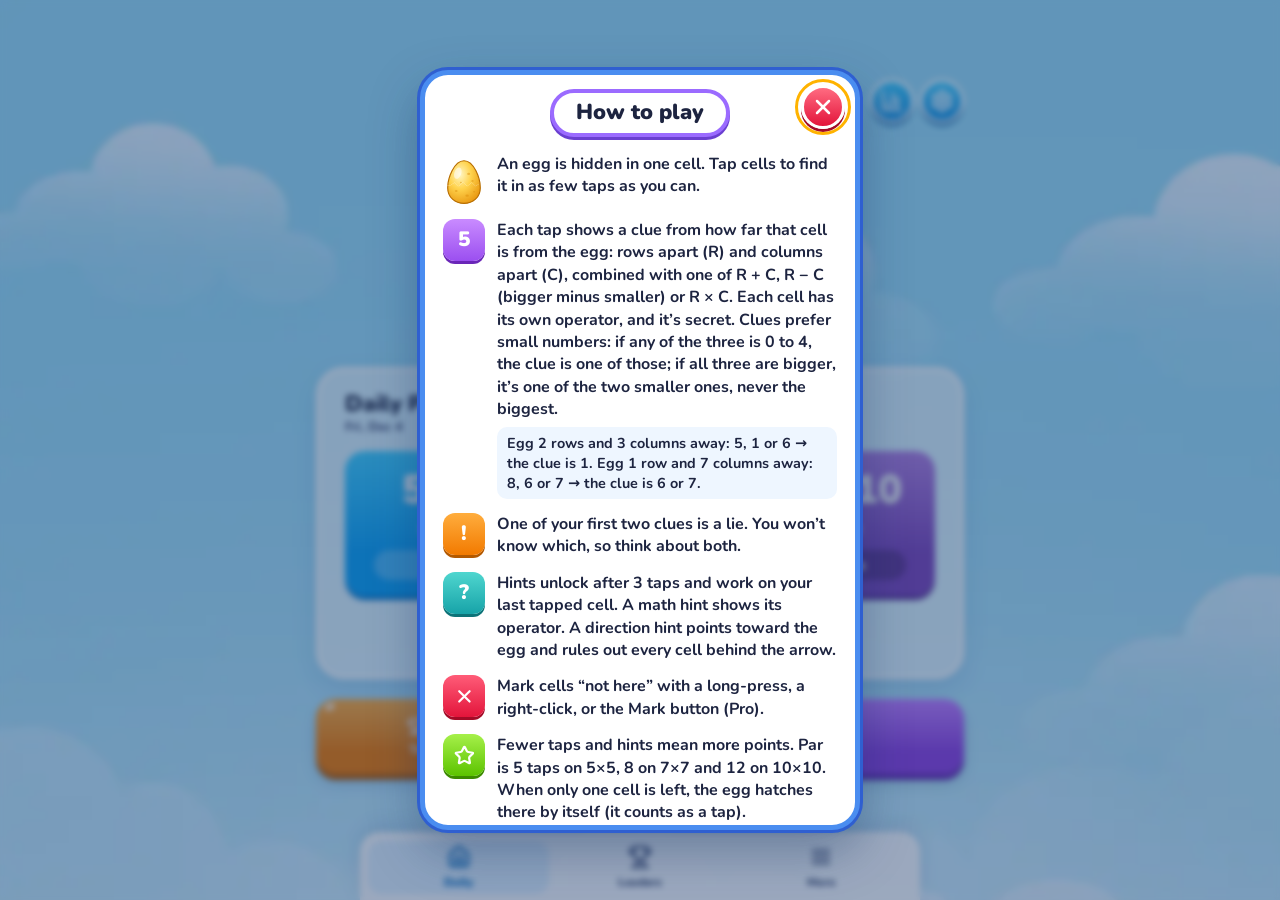
<file: index.html>
<!doctype html>
<html lang="en">
  <head>
    <meta charset="UTF-8" />
    <meta http-equiv="Content-Security-Policy" content="default-src 'self'; script-src 'self' https://accounts.google.com/gsi/client; style-src 'self' https://accounts.google.com/gsi/style; frame-src https://accounts.google.com/gsi/; img-src 'self' data: blob:; font-src 'self'; connect-src 'self' https://mathvenxure-api.mathvenxure.workers.dev https://accounts.google.com/gsi/; worker-src 'self' blob:; manifest-src 'self'; object-src 'none'; base-uri 'self'; form-action 'none'" />
    <meta name="viewport" content="width=device-width, initial-scale=1, viewport-fit=cover" />
    <meta name="theme-color" content="#8fd3f4" />
    <meta name="description" content="Find the hidden egg with math clues. A new daily logic puzzle every day in 5×5, 7×7 and 10×10." />
    <title>Math Venxure: Daily Egg Puzzle</title>
    <meta name="apple-mobile-web-app-capable" content="yes" />
    <meta name="mobile-web-app-capable" content="yes" />
    <meta name="apple-mobile-web-app-title" content="Math Venxure" />
    <meta property="og:type" content="website" />
    <meta property="og:title" content="Math Venxure: Daily Egg Puzzle" />
    <meta property="og:description" content="Find the hidden egg with math clues. A new daily logic puzzle every day." />
    <meta property="og:url" content="https://mathvenxure.com/" />
    <meta property="og:image" content="https://mathvenxure.com/icon-512.png" />
    <meta name="twitter:card" content="summary" />
    <link rel="icon" type="image/png" href="./favicon.png" />
    <link rel="apple-touch-icon" href="./apple-touch-icon.png" />
    <script type="module" crossorigin src="./assets/index-B34J3DPu.js"></script>
    <link rel="stylesheet" crossorigin href="./assets/index-C77067Ft.css">
  <link rel="manifest" href="./manifest.webmanifest"></head>
  <body>
    <div id="root"></div>
    <noscript>Math Venxure needs JavaScript to run.</noscript>
  </body>
</html>
</file>
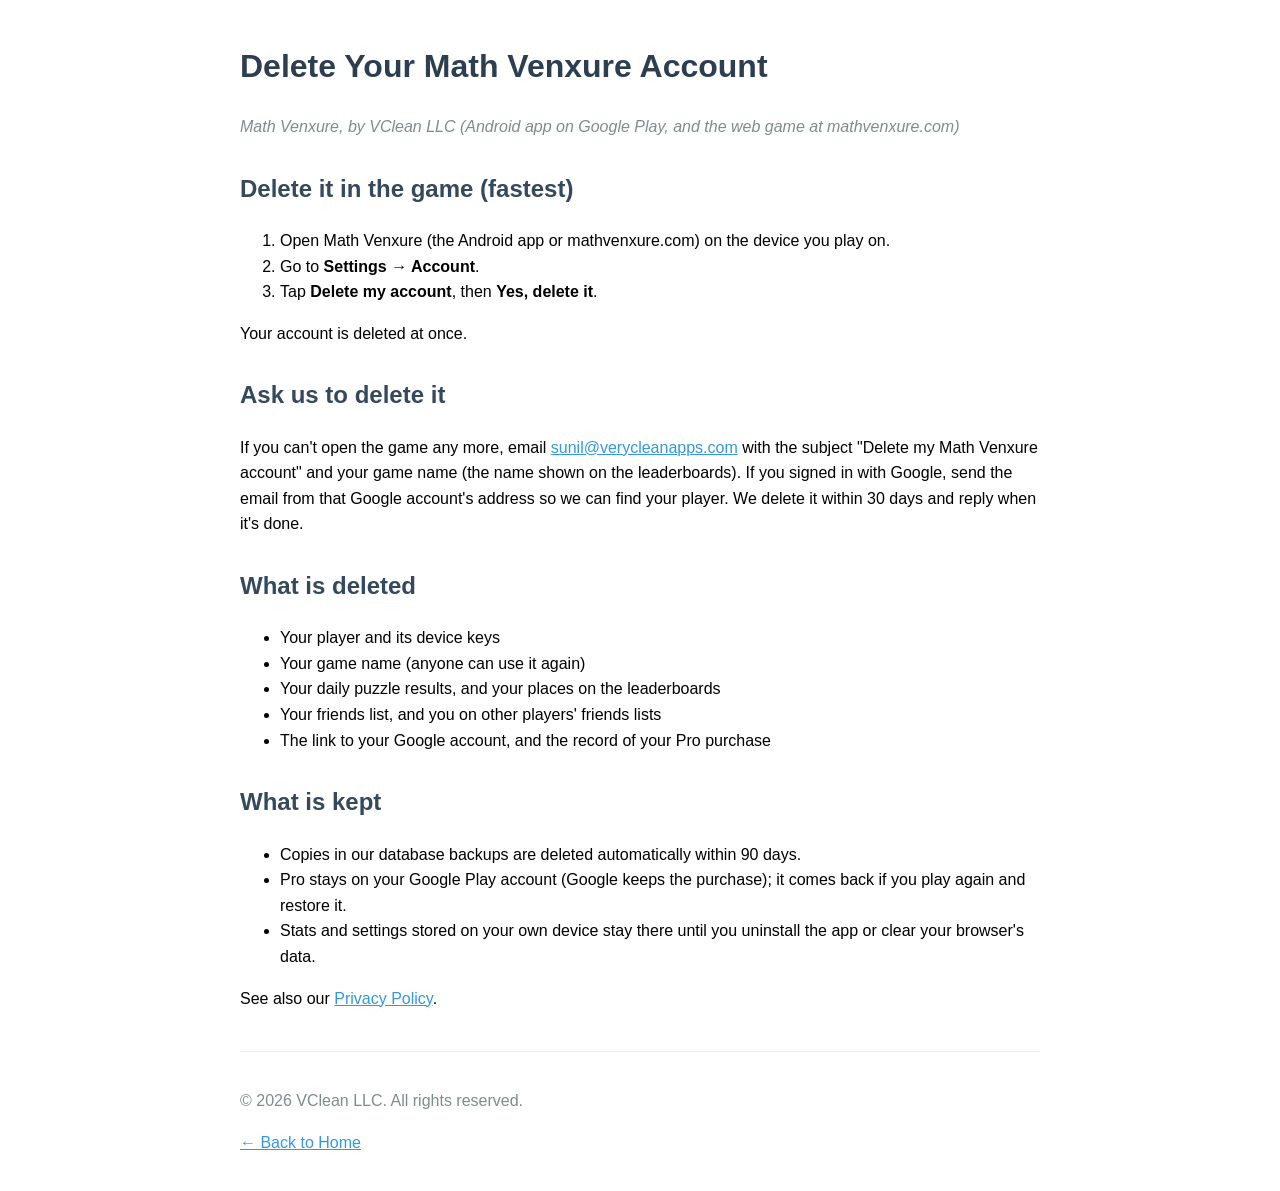
<file: delete-account.html>
<!DOCTYPE html>
<html>
<head>
  <title>Delete Your Account - MathVenxure</title>
  <meta charset="UTF-8">
  <meta name="viewport" content="width=device-width, initial-scale=1.0">
  <style>
    body { font-family: Arial, sans-serif; max-width: 800px; margin: 0 auto; padding: 20px; line-height: 1.6; }
    h1 { color: #2c3e50; }
    h2 { color: #34495e; margin-top: 30px; }
    a { color: #3498db; }
    .effective-date { color: #7f8c8d; font-style: italic; }
    .footer { margin-top: 40px; padding-top: 20px; border-top: 1px solid #eee; color: #7f8c8d; }
  </style>
</head>
<body>
  <h1>Delete Your Math Venxure Account</h1>
  <p class="effective-date">Math Venxure, by VClean LLC (Android app on Google Play, and the web game at mathvenxure.com)</p>

  <h2>Delete it in the game (fastest)</h2>
  <ol>
    <li>Open Math Venxure (the Android app or mathvenxure.com) on the device you play on.</li>
    <li>Go to <strong>Settings → Account</strong>.</li>
    <li>Tap <strong>Delete my account</strong>, then <strong>Yes, delete it</strong>.</li>
  </ol>
  <p>Your account is deleted at once.</p>

  <h2>Ask us to delete it</h2>
  <p>If you can't open the game any more, email <a href="mailto:sunil@verycleanapps.com?subject=Delete%20my%20Math%20Venxure%20account">sunil@verycleanapps.com</a> with the subject "Delete my Math Venxure account" and your game name (the name shown on the leaderboards). If you signed in with Google, send the email from that Google account's address so we can find your player. We delete it within 30 days and reply when it's done.</p>

  <h2>What is deleted</h2>
  <ul>
    <li>Your player and its device keys</li>
    <li>Your game name (anyone can use it again)</li>
    <li>Your daily puzzle results, and your places on the leaderboards</li>
    <li>Your friends list, and you on other players' friends lists</li>
    <li>The link to your Google account, and the record of your Pro purchase</li>
  </ul>

  <h2>What is kept</h2>
  <ul>
    <li>Copies in our database backups are deleted automatically within 90 days.</li>
    <li>Pro stays on your Google Play account (Google keeps the purchase); it comes back if you play again and restore it.</li>
    <li>Stats and settings stored on your own device stay there until you uninstall the app or clear your browser's data.</li>
  </ul>
  <p>See also our <a href="privacy.html">Privacy Policy</a>.</p>

  <div class="footer">
    <p>© 2026 VClean LLC. All rights reserved.</p>
    <p><a href="index.html">← Back to Home</a></p>
  </div>
</body>
</html>
</file>
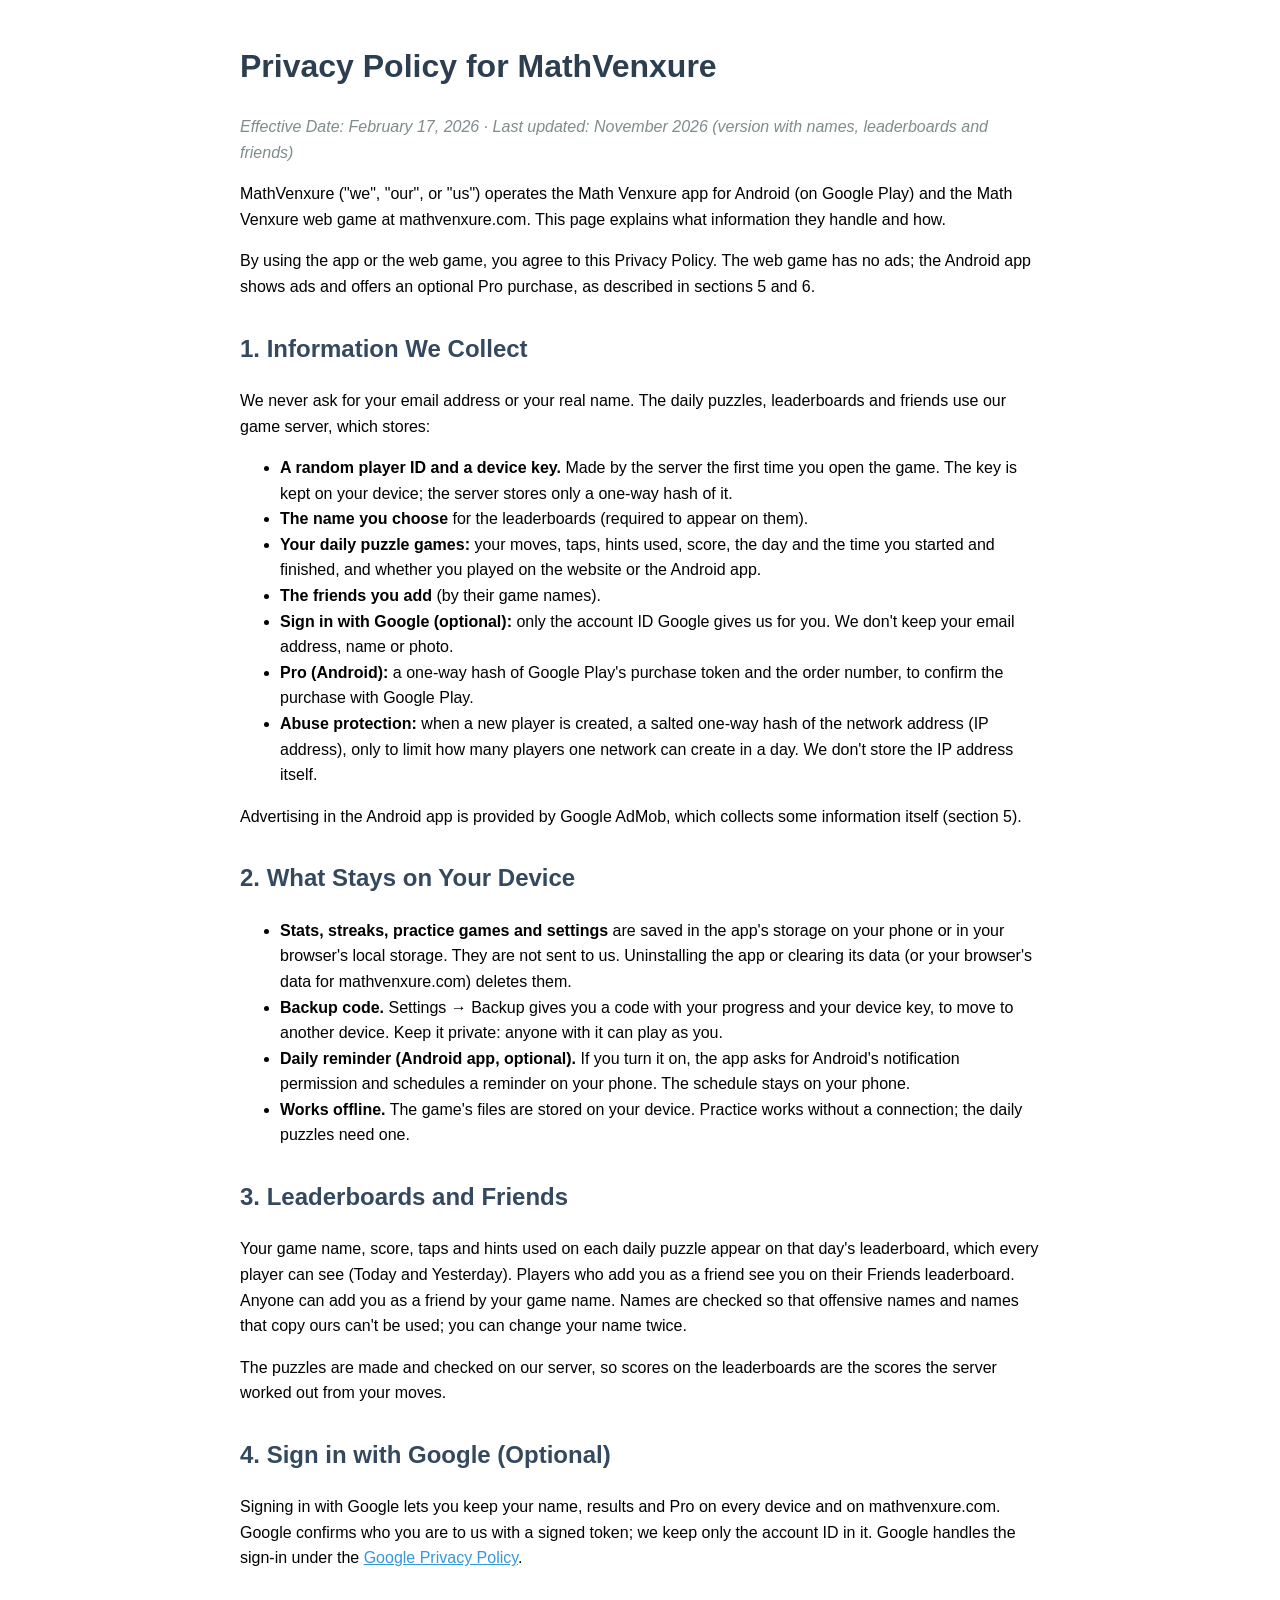
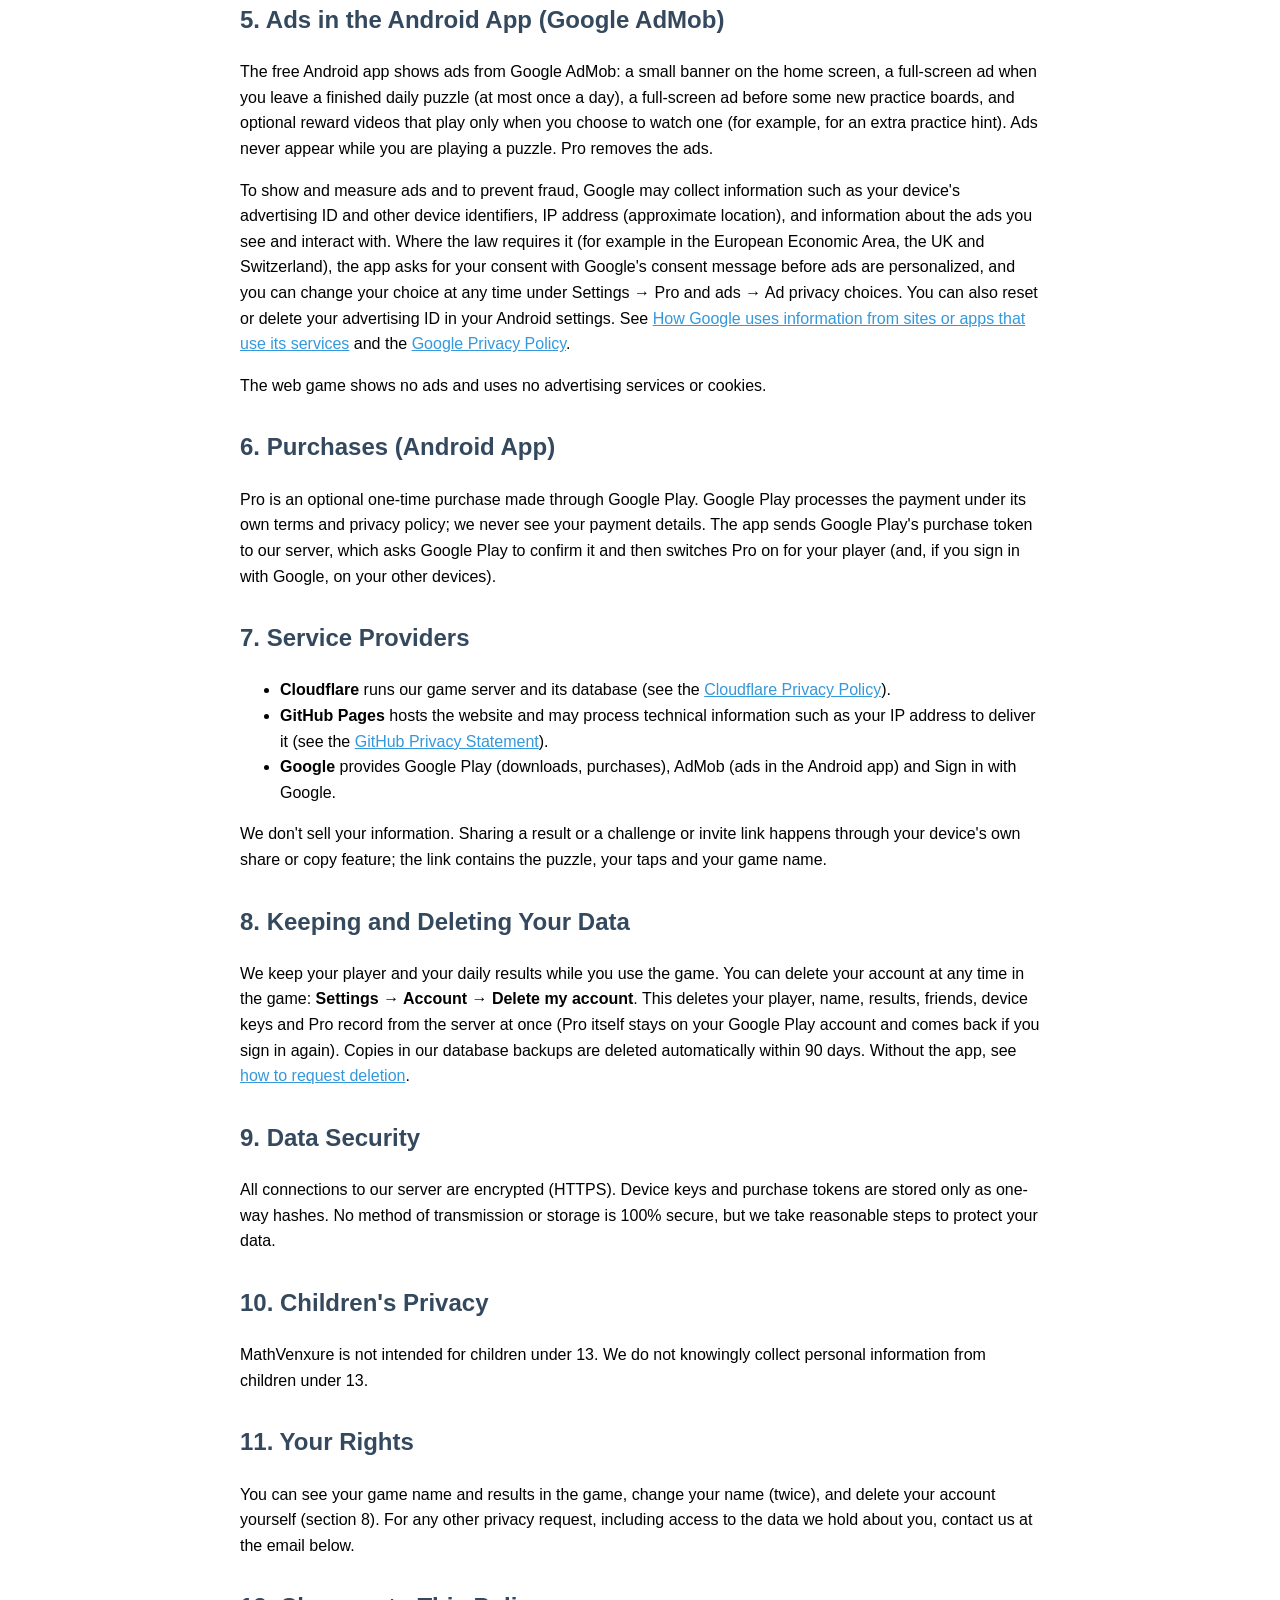
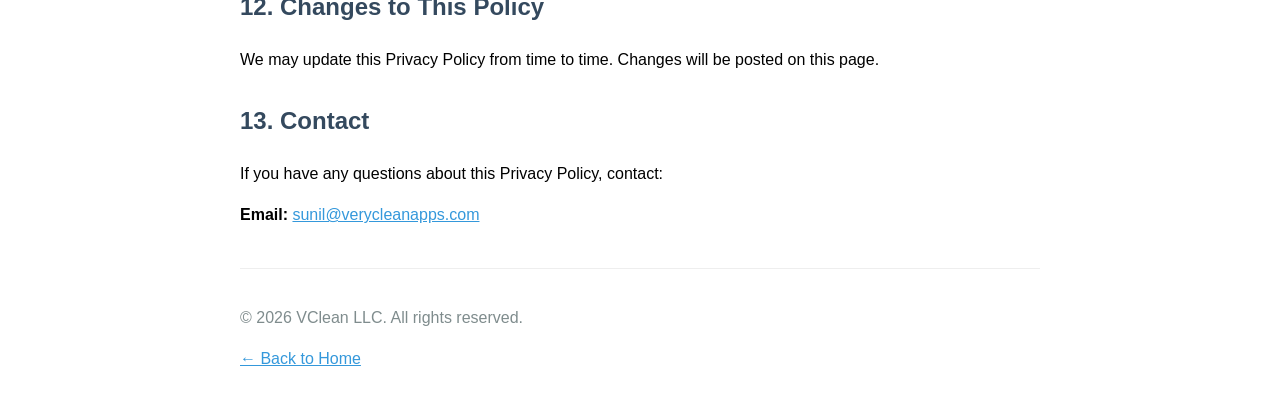
<file: privacy.html>
<!DOCTYPE html>
<html>
<head>
  <title>Privacy Policy - MathVenxure</title>
  <meta charset="UTF-8">
  <meta name="viewport" content="width=device-width, initial-scale=1.0">
  <style>
    body { font-family: Arial, sans-serif; max-width: 800px; margin: 0 auto; padding: 20px; line-height: 1.6; }
    h1 { color: #2c3e50; }
    h2 { color: #34495e; margin-top: 30px; }
    a { color: #3498db; }
    .effective-date { color: #7f8c8d; font-style: italic; }
    .footer { margin-top: 40px; padding-top: 20px; border-top: 1px solid #eee; color: #7f8c8d; }
  </style>
</head>
<body>
  <h1>Privacy Policy for MathVenxure</h1>
  <p class="effective-date">Effective Date: February 17, 2026 · Last updated: November 2026 (version with names, leaderboards and friends)</p>

  <p>MathVenxure ("we", "our", or "us") operates the Math Venxure app for Android (on Google Play) and the Math Venxure web game at mathvenxure.com. This page explains what information they handle and how.</p>

  <p>By using the app or the web game, you agree to this Privacy Policy. The web game has no ads; the Android app shows ads and offers an optional Pro purchase, as described in sections 5 and 6.</p>

  <h2>1. Information We Collect</h2>
  <p>We never ask for your email address or your real name. The daily puzzles, leaderboards and friends use our game server, which stores:</p>
  <ul>
    <li><strong>A random player ID and a device key.</strong> Made by the server the first time you open the game. The key is kept on your device; the server stores only a one-way hash of it.</li>
    <li><strong>The name you choose</strong> for the leaderboards (required to appear on them).</li>
    <li><strong>Your daily puzzle games:</strong> your moves, taps, hints used, score, the day and the time you started and finished, and whether you played on the website or the Android app.</li>
    <li><strong>The friends you add</strong> (by their game names).</li>
    <li><strong>Sign in with Google (optional):</strong> only the account ID Google gives us for you. We don't keep your email address, name or photo.</li>
    <li><strong>Pro (Android):</strong> a one-way hash of Google Play's purchase token and the order number, to confirm the purchase with Google Play.</li>
    <li><strong>Abuse protection:</strong> when a new player is created, a salted one-way hash of the network address (IP address), only to limit how many players one network can create in a day. We don't store the IP address itself.</li>
  </ul>
  <p>Advertising in the Android app is provided by Google AdMob, which collects some information itself (section 5).</p>

  <h2>2. What Stays on Your Device</h2>
  <ul>
    <li><strong>Stats, streaks, practice games and settings</strong> are saved in the app's storage on your phone or in your browser's local storage. They are not sent to us. Uninstalling the app or clearing its data (or your browser's data for mathvenxure.com) deletes them.</li>
    <li><strong>Backup code.</strong> Settings → Backup gives you a code with your progress and your device key, to move to another device. Keep it private: anyone with it can play as you.</li>
    <li><strong>Daily reminder (Android app, optional).</strong> If you turn it on, the app asks for Android's notification permission and schedules a reminder on your phone. The schedule stays on your phone.</li>
    <li><strong>Works offline.</strong> The game's files are stored on your device. Practice works without a connection; the daily puzzles need one.</li>
  </ul>

  <h2>3. Leaderboards and Friends</h2>
  <p>Your game name, score, taps and hints used on each daily puzzle appear on that day's leaderboard, which every player can see (Today and Yesterday). Players who add you as a friend see you on their Friends leaderboard. Anyone can add you as a friend by your game name. Names are checked so that offensive names and names that copy ours can't be used; you can change your name twice.</p>
  <p>The puzzles are made and checked on our server, so scores on the leaderboards are the scores the server worked out from your moves.</p>

  <h2>4. Sign in with Google (Optional)</h2>
  <p>Signing in with Google lets you keep your name, results and Pro on every device and on mathvenxure.com. Google confirms who you are to us with a signed token; we keep only the account ID in it. Google handles the sign-in under the <a href="https://policies.google.com/privacy" target="_blank">Google Privacy Policy</a>.</p>

  <h2>5. Ads in the Android App (Google AdMob)</h2>
  <p>The free Android app shows ads from Google AdMob: a small banner on the home screen, a full-screen ad when you leave a finished daily puzzle (at most once a day), a full-screen ad before some new practice boards, and optional reward videos that play only when you choose to watch one (for example, for an extra practice hint). Ads never appear while you are playing a puzzle. Pro removes the ads.</p>
  <p>To show and measure ads and to prevent fraud, Google may collect information such as your device's advertising ID and other device identifiers, IP address (approximate location), and information about the ads you see and interact with. Where the law requires it (for example in the European Economic Area, the UK and Switzerland), the app asks for your consent with Google's consent message before ads are personalized, and you can change your choice at any time under Settings → Pro and ads → Ad privacy choices. You can also reset or delete your advertising ID in your Android settings. See <a href="https://policies.google.com/technologies/partner-sites" target="_blank">How Google uses information from sites or apps that use its services</a> and the <a href="https://policies.google.com/privacy" target="_blank">Google Privacy Policy</a>.</p>
  <p>The web game shows no ads and uses no advertising services or cookies.</p>

  <h2>6. Purchases (Android App)</h2>
  <p>Pro is an optional one-time purchase made through Google Play. Google Play processes the payment under its own terms and privacy policy; we never see your payment details. The app sends Google Play's purchase token to our server, which asks Google Play to confirm it and then switches Pro on for your player (and, if you sign in with Google, on your other devices).</p>

  <h2>7. Service Providers</h2>
  <ul>
    <li><strong>Cloudflare</strong> runs our game server and its database (see the <a href="https://www.cloudflare.com/privacypolicy/" target="_blank">Cloudflare Privacy Policy</a>).</li>
    <li><strong>GitHub Pages</strong> hosts the website and may process technical information such as your IP address to deliver it (see the <a href="https://docs.github.com/en/site-policy/privacy-policies/github-general-privacy-statement" target="_blank">GitHub Privacy Statement</a>).</li>
    <li><strong>Google</strong> provides Google Play (downloads, purchases), AdMob (ads in the Android app) and Sign in with Google.</li>
  </ul>
  <p>We don't sell your information. Sharing a result or a challenge or invite link happens through your device's own share or copy feature; the link contains the puzzle, your taps and your game name.</p>

  <h2>8. Keeping and Deleting Your Data</h2>
  <p>We keep your player and your daily results while you use the game. You can delete your account at any time in the game: <strong>Settings → Account → Delete my account</strong>. This deletes your player, name, results, friends, device keys and Pro record from the server at once (Pro itself stays on your Google Play account and comes back if you sign in again). Copies in our database backups are deleted automatically within 90 days. Without the app, see <a href="delete-account.html">how to request deletion</a>.</p>

  <h2>9. Data Security</h2>
  <p>All connections to our server are encrypted (HTTPS). Device keys and purchase tokens are stored only as one-way hashes. No method of transmission or storage is 100% secure, but we take reasonable steps to protect your data.</p>

  <h2>10. Children's Privacy</h2>
  <p>MathVenxure is not intended for children under 13. We do not knowingly collect personal information from children under 13.</p>

  <h2>11. Your Rights</h2>
  <p>You can see your game name and results in the game, change your name (twice), and delete your account yourself (section 8). For any other privacy request, including access to the data we hold about you, contact us at the email below.</p>

  <h2>12. Changes to This Policy</h2>
  <p>We may update this Privacy Policy from time to time. Changes will be posted on this page.</p>

  <h2>13. Contact</h2>
  <p>If you have any questions about this Privacy Policy, contact:</p>
  <p><strong>Email:</strong> <a href="mailto:sunil@verycleanapps.com">sunil@verycleanapps.com</a></p>

  <div class="footer">
    <p>© 2026 VClean LLC. All rights reserved.</p>
    <p><a href="index.html">← Back to Home</a></p>
  </div>
</body>
</html>
</file>
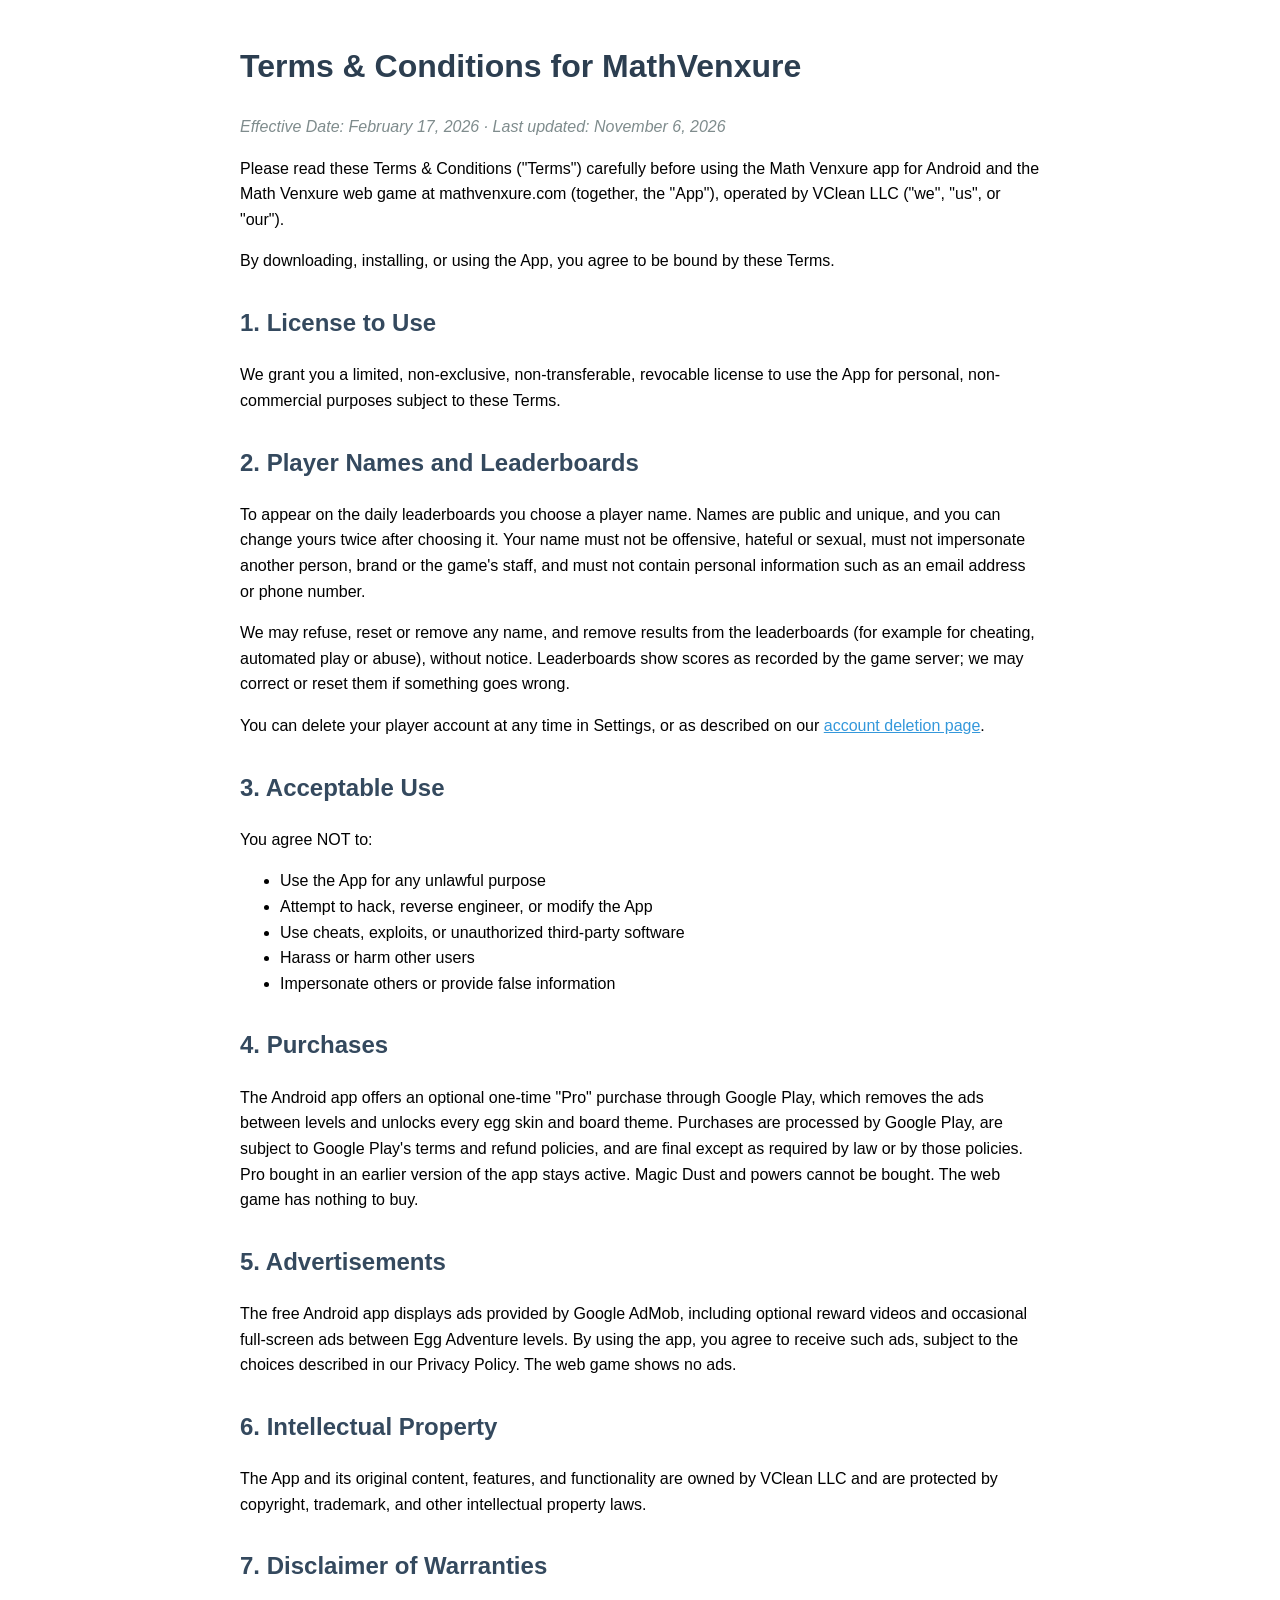
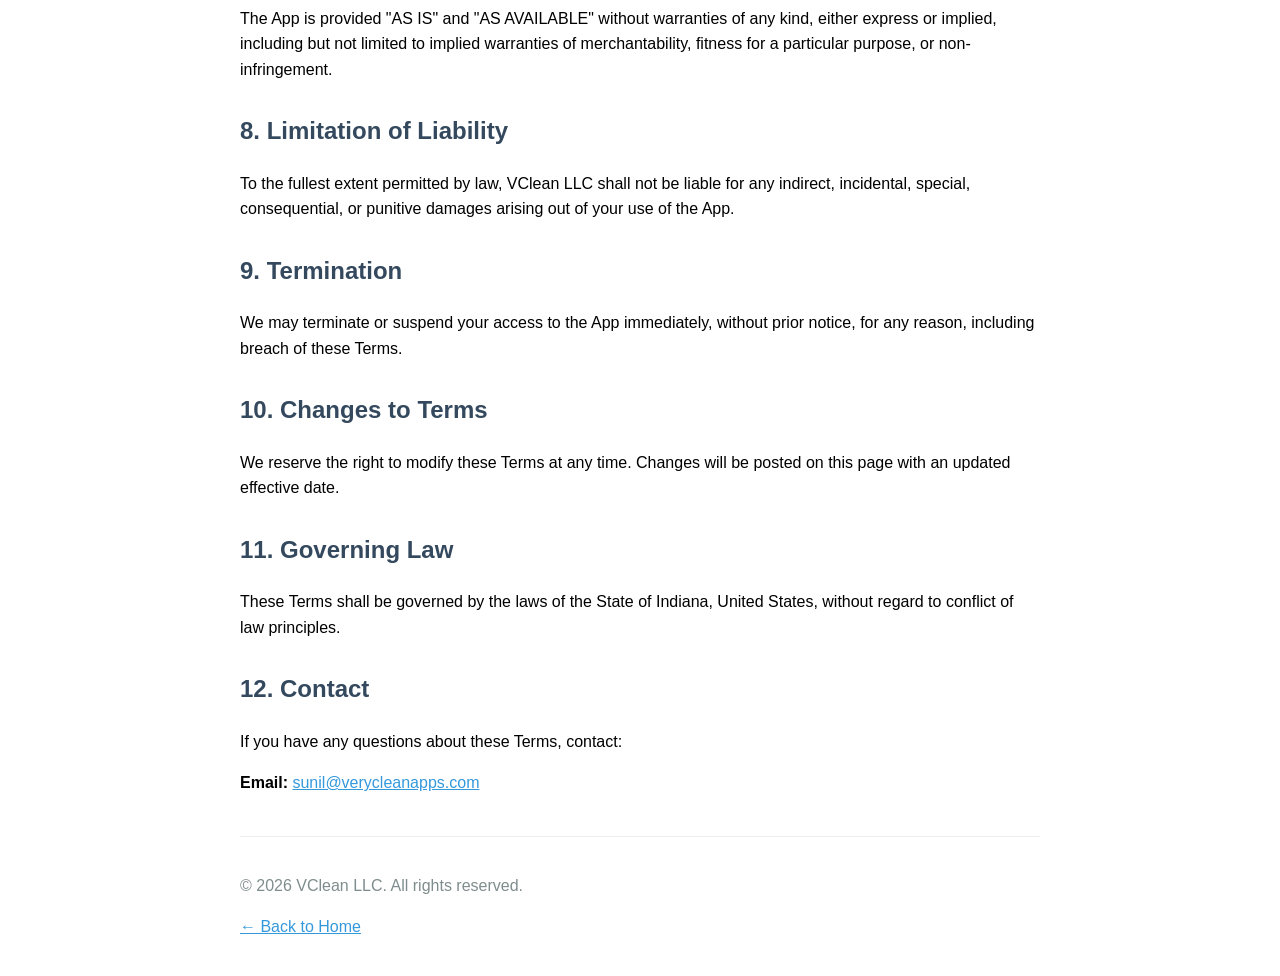
<file: terms.html>
<!DOCTYPE html>
<html>
<head>
  <title>Terms & Conditions - MathVenxure</title>
  <meta charset="UTF-8">
  <meta name="viewport" content="width=device-width, initial-scale=1.0">
  <style>
    body { font-family: Arial, sans-serif; max-width: 800px; margin: 0 auto; padding: 20px; line-height: 1.6; }
    h1 { color: #2c3e50; }
    h2 { color: #34495e; margin-top: 30px; }
    a { color: #3498db; }
    .effective-date { color: #7f8c8d; font-style: italic; }
    .footer { margin-top: 40px; padding-top: 20px; border-top: 1px solid #eee; color: #7f8c8d; }
  </style>
</head>
<body>
  <h1>Terms & Conditions for MathVenxure</h1>
  <p class="effective-date">Effective Date: February 17, 2026 · Last updated: November 6, 2026</p>
  
  <p>Please read these Terms & Conditions ("Terms") carefully before using the Math Venxure app for Android and the Math Venxure web game at mathvenxure.com (together, the "App"), operated by VClean LLC ("we", "us", or "our").</p>
  
  <p>By downloading, installing, or using the App, you agree to be bound by these Terms.</p>

  <h2>1. License to Use</h2>
  <p>We grant you a limited, non-exclusive, non-transferable, revocable license to use the App for personal, non-commercial purposes subject to these Terms.</p>

  <h2>2. Player Names and Leaderboards</h2>
  <p>To appear on the daily leaderboards you choose a player name. Names are public and unique, and you can change yours twice after choosing it. Your name must not be offensive, hateful or sexual, must not impersonate another person, brand or the game's staff, and must not contain personal information such as an email address or phone number.</p>
  <p>We may refuse, reset or remove any name, and remove results from the leaderboards (for example for cheating, automated play or abuse), without notice. Leaderboards show scores as recorded by the game server; we may correct or reset them if something goes wrong.</p>
  <p>You can delete your player account at any time in Settings, or as described on our <a href="delete-account.html">account deletion page</a>.</p>

  <h2>3. Acceptable Use</h2>
  <p>You agree NOT to:</p>
  <ul>
    <li>Use the App for any unlawful purpose</li>
    <li>Attempt to hack, reverse engineer, or modify the App</li>
    <li>Use cheats, exploits, or unauthorized third-party software</li>
    <li>Harass or harm other users</li>
    <li>Impersonate others or provide false information</li>
  </ul>

  <h2>4. Purchases</h2>
  <p>The Android app offers an optional one-time "Pro" purchase through Google Play, which removes the ads between levels and unlocks every egg skin and board theme. Purchases are processed by Google Play, are subject to Google Play's terms and refund policies, and are final except as required by law or by those policies. Pro bought in an earlier version of the app stays active. Magic Dust and powers cannot be bought. The web game has nothing to buy.</p>

  <h2>5. Advertisements</h2>
  <p>The free Android app displays ads provided by Google AdMob, including optional reward videos and occasional full-screen ads between Egg Adventure levels. By using the app, you agree to receive such ads, subject to the choices described in our Privacy Policy. The web game shows no ads.</p>

  <h2>6. Intellectual Property</h2>
  <p>The App and its original content, features, and functionality are owned by VClean LLC and are protected by copyright, trademark, and other intellectual property laws.</p>

  <h2>7. Disclaimer of Warranties</h2>
  <p>The App is provided "AS IS" and "AS AVAILABLE" without warranties of any kind, either express or implied, including but not limited to implied warranties of merchantability, fitness for a particular purpose, or non-infringement.</p>

  <h2>8. Limitation of Liability</h2>
  <p>To the fullest extent permitted by law, VClean LLC shall not be liable for any indirect, incidental, special, consequential, or punitive damages arising out of your use of the App.</p>

  <h2>9. Termination</h2>
  <p>We may terminate or suspend your access to the App immediately, without prior notice, for any reason, including breach of these Terms.</p>

  <h2>10. Changes to Terms</h2>
  <p>We reserve the right to modify these Terms at any time. Changes will be posted on this page with an updated effective date.</p>

  <h2>11. Governing Law</h2>
  <p>These Terms shall be governed by the laws of the State of Indiana, United States, without regard to conflict of law principles.</p>

  <h2>12. Contact</h2>
  <p>If you have any questions about these Terms, contact:</p>
  <p><strong>Email:</strong> <a href="mailto:sunil@verycleanapps.com">sunil@verycleanapps.com</a></p>

  <div class="footer">
    <p>© 2026 VClean LLC. All rights reserved.</p>
    <p><a href="index.html">← Back to Home</a></p>
  </div>
</body>
</html>
</file>
<file: assets/index-C77067Ft.css>
@font-face{font-family:Nunito;font-style:normal;font-display:swap;font-weight:700;src:url(./nunito-latin-700-normal-Dort48En.woff2)format("woff2"),url(./nunito-latin-700-normal-OcDqTBcA.woff)format("woff")}@font-face{font-family:Nunito;font-style:normal;font-display:swap;font-weight:800;src:url(./nunito-latin-800-normal-Dz8SOQK_.woff2)format("woff2"),url(./nunito-latin-800-normal-D-J0wlBY.woff)format("woff")}@font-face{font-family:Nunito;font-style:normal;font-display:swap;font-weight:900;src:url(./nunito-latin-900-normal-BVB1fGs6.woff2)format("woff2"),url(./nunito-latin-900-normal-CVn49sIn.woff)format("woff")}:root{--ink:#1d2440;--ink-soft:#4b5578;--sky-top:#9addf7;--sky-bottom:#e8f5fd;--panel:#fff;--panel-edge:#4a8df0;--panel-edge-dark:#2f5fd0;--cream:#fff7e3;--cream-edge:#f7a51c;--warn:#e8590c;--good:#2b8a3e;--radius:18px;--font:"Nunito", ui-rounded, "Varela Round", system-ui, -apple-system, "Segoe UI", Roboto, sans-serif;--lightningcss-light:initial;--lightningcss-dark: ;color-scheme:light}*{box-sizing:border-box}html,body{height:100%;margin:0}body{font-family:var(--font);color:var(--ink);background:var(--sky-bottom);-webkit-tap-highlight-color:transparent;-webkit-text-size-adjust:100%;overscroll-behavior:none;font-weight:700}button{font:inherit;color:inherit}a{color:#1665c1}#root{min-height:100%}.app{background:url(./sky-CQF3un5n.webp) center top / cover no-repeat fixed, linear-gradient(180deg, var(--sky-top), var(--sky-bottom));min-height:100dvh}.btn{--c1:#3fd0ff;--c2:#0aa2f5;--c3:#0573c2;background:linear-gradient(180deg, var(--c1), var(--c2) 70%);min-height:44px;box-shadow:0 5px 0 var(--c3), 0 8px 14px #00285a2e, inset 0 -3px 0 #00000014;color:#fff;letter-spacing:.01em;text-shadow:0 2px #0000002e;cursor:pointer;-webkit-user-select:none;user-select:none;touch-action:manipulation;border:0;border-radius:14px;justify-content:center;align-items:center;gap:.4em;padding:.55em 1.1em .65em;font-size:1.05rem;font-weight:900;transition:transform 80ms,box-shadow 80ms,filter .12s;display:inline-flex;position:relative}.btn:before{content:"";pointer-events:none;background:#ffffffd9;border-radius:50%;width:10px;height:6px;position:absolute;top:5px;left:9px;transform:rotate(-25deg)}.btn:hover{filter:brightness(1.05)}.btn:active{box-shadow:0 1px 0 var(--c3), 0 3px 6px #00285a2e, inset 0 -2px 0 #00000014;transform:translateY(4px)}.btn:focus-visible,.icon-btn:focus-visible,.cell:focus-visible,.seg__opt:focus-within,.toggle:focus-within{outline-offset:3px;outline:3px solid #ffb300}.btn small{opacity:.92;font-size:.72em;font-weight:800;display:block}.btn--green{--c1:#a6f04a;--c2:#5cc300;--c3:#3c8a00}.btn--purple{--c1:#c27cff;--c2:#8f3fe0;--c3:#6223a8}.btn--orange{--c1:#ffad3d;--c2:#f27a00;--c3:#b35900}.btn--red{--c1:#ff5c78;--c2:#e3153b;--c3:#a30b27}.btn--blue{--c1:#3fd0ff;--c2:#0aa2f5;--c3:#0573c2}.btn--cyan{--c1:#4fe3ff;--c2:#13b9ea;--c3:#0a83ad}.btn--teal{--c1:#4fd6cf;--c2:#17a3a8;--c3:#0d7378}.btn--plain{--c1:#fff;--c2:#eef4fb;--c3:#b9c9de;color:var(--ink);text-shadow:none}.btn--big{flex-direction:column;gap:0;width:100%;min-height:56px;font-size:1.3rem}.btn--small{border-radius:12px;min-height:38px;padding:.35em .8em .45em;font-size:.95rem}.icon-btn{color:#fff;cursor:pointer;touch-action:manipulation;background:linear-gradient(#3fd0ff,#0a8fe0);border:3px solid #fff;border-radius:50%;place-items:center;width:42px;height:42px;font-size:1.3rem;font-weight:900;display:inline-grid;box-shadow:0 3px #0566a8}.icon-btn svg{width:22px;height:22px}.home{max-width:480px;min-height:100dvh;padding:max(16px, env(safe-area-inset-top)) 16px max(16px, env(safe-area-inset-bottom));flex-direction:column;align-items:center;gap:18px;margin:0 auto;display:flex}.home__logo{filter:drop-shadow(0 6px 10px #14508c2e);width:min(86vw,400px);height:auto;margin-top:4px}.home__daily{-webkit-backdrop-filter:blur(6px);backdrop-filter:blur(6px);background:#ffffff9e;border:4px solid #fff;border-radius:24px;width:100%;padding:14px 14px 18px;box-shadow:0 10px 24px #1e5aa026}.home__daily-head{justify-content:space-between;align-items:center;gap:8px;margin-bottom:12px;display:flex}.home__daily-head h2{margin:0;font-size:1.25rem;font-weight:900;line-height:1.15}.home__daily-head small{color:var(--ink-soft);font-size:.85rem;font-weight:800;display:block}.streak-chip{color:#fff;text-shadow:0 1px #0003;background:linear-gradient(#ffb347,#ff7a00);border-radius:999px;flex:none;padding:6px 12px;font-weight:900;box-shadow:0 3px #b35900}.home__daily-list{gap:14px;display:grid}.daily-btn{text-align:left;grid-template-columns:auto 1fr auto;justify-content:stretch;align-items:center;gap:12px;width:100%;min-height:60px;display:grid}.daily-btn__size{font-size:1.45rem}.daily-btn__level{opacity:.9;font-size:.95rem}.daily-btn__status{background:#ffffff40;border-radius:999px;padding:4px 10px;font-size:.95rem}.daily-btn--done{--c1:#a6f04a;--c2:#5cc300;--c3:#3c8a00}.home__menu{gap:16px;width:100%;display:grid}.home__row{grid-template-columns:repeat(3,1fr);gap:10px;display:grid}.home__row .btn{padding-inline:.4em;font-size:.98rem}.home__foot{text-align:center;color:var(--ink-soft);margin-top:auto;font-size:.85rem}.home__foot p{margin:8px 0 0}.play-link{color:var(--ink);background:#ffffffbf;border-radius:999px;padding:8px 14px;font-weight:800;text-decoration:none;display:inline-block}.game{max-width:640px;height:100dvh;padding:max(10px, env(safe-area-inset-top)) 12px max(10px, env(safe-area-inset-bottom));grid-template-rows:auto auto minmax(0,1fr) auto;grid-template-areas:"top""tools""board""info";gap:10px;margin:0 auto;display:grid}.topbar{grid-area:top;grid-template-columns:auto 1fr auto;align-items:center;gap:8px;display:grid}.topbar__title{text-align:center;min-width:0}.topbar__title h1{white-space:nowrap;margin:0;font-size:1.25rem;font-weight:900}.topbar__title p{color:var(--ink-soft);margin:0;font-size:.8rem;font-weight:800}.topbar__icons{gap:6px;display:flex}.toolbar{flex-wrap:wrap;grid-area:tools;justify-content:center;align-items:flex-start;gap:8px 10px;display:flex}.toolbar .btn{white-space:nowrap;border-radius:12px;flex:0 auto;min-height:40px;padding:.35em .85em .45em;font-size:.95rem}.toolbar__col{flex-direction:column;align-items:center;gap:6px;min-width:0;display:flex}.toolbar .toolbar__col .btn{flex:none;align-self:stretch}.toolbar__par{font-size:.9rem}@media (max-width:479px){.toolbar{flex-wrap:nowrap;gap:8px}.toolbar .btn{flex:1 1 0;min-width:0;padding-inline:.5em;font-size:.9rem}.toolbar__col{flex:1 1 0}.wide-only{display:none}}.hint-btn__count{background:#00000029;border-radius:999px;padding:1px 7px;font-size:.85em}.hint-btn.is-off{filter:saturate(.35)brightness(1.08);opacity:.75}.mark-btn.is-on{box-shadow:0 0 0 6px #e3153b59, 0 5px 0 var(--c3);outline:3px solid #fff}.board-area{grid-area:board;place-items:center;min-height:0;display:grid;container-type:size}.paper{width:min(92vw,60vh);aspect-ratio:1;background:repeating-linear-gradient(#0000 0 calc(7.14286% - 1px),#d3e6f8 calc(7.14286% - 1px) 7.14286%),#fffefb;border-radius:20px;width:min(100cqw,100cqh);min-height:0;padding:3.2%;overflow:hidden;box-shadow:0 0 0 4px #fff,0 14px 30px #14468238}.paper--cross{box-shadow:0 0 0 4px #ff8aa0,0 14px 30px #a0143233}.infobar{border:4px solid var(--cream-edge);background:var(--cream);border-radius:18px;grid-area:info;grid-template-columns:auto 1fr;align-items:center;gap:8px 12px;padding:10px 12px;display:grid;box-shadow:0 6px 14px #8c500026}.infobar__stats{gap:6px;display:grid}.chip{color:#fff;text-align:center;white-space:nowrap;background:linear-gradient(#4fd6cf,#17a3a8);border-radius:10px;padding:4px 10px;font-size:.9rem;font-weight:900;box-shadow:0 3px #0d7378}.infobar__msg{color:#c2410c;text-align:center;justify-content:center;align-items:center;min-height:2.6em;margin:0;font-size:.98rem;font-weight:800;line-height:1.25;display:flex}.infobar__msg--good{color:var(--good)}.infobar__msg--warn{color:#d9480f}.infobar__actions{grid-column:1/-1;justify-content:center;gap:10px;display:flex}@media (min-width:860px) and (min-aspect-ratio:5/4),(max-height:520px) and (orientation:landscape){.game{grid-template:"board top""board tools""board info"minmax(0,1fr)/minmax(0,1fr) minmax(280px,340px);column-gap:20px;max-width:1100px}.topbar__title h1{font-size:1.1rem}.toolbar{flex-direction:column;align-self:end;align-items:stretch}.infobar{grid-template-columns:1fr;align-self:start}.infobar__stats{grid-template-columns:1fr 1fr}}@media (max-height:520px) and (orientation:landscape){.topbar__title p{display:none}.game{gap:6px}}@media (max-width:390px){.game{gap:8px;padding-inline:6px}.paper{border-radius:14px;padding:2%}.board.board--10{--gapx:calc(var(--cell) * .08)}.topbar__title h1{font-size:1.1rem}}.board{--cell:calc(100cqi / var(--n));--gapx:calc(var(--cell) * .12);grid-template-columns:repeat(var(--n), minmax(0, 1fr));grid-template-rows:repeat(var(--n), minmax(0, 1fr));gap:var(--gapx);aspect-ratio:1;touch-action:manipulation;-webkit-user-select:none;user-select:none;-webkit-touch-callout:none;width:100%;min-height:0;display:grid;container-type:inline-size}.game--5 .board,.game--10 .board{--c1:#c98bff;--c2:#9b4ff0;--c3:#6a26b8;--val:#fff}.game--7 .board{--c1:#ffe36b;--c2:#ffbe0b;--c3:#d68a00;--val:#7a3b00}.cell{background:linear-gradient(180deg, var(--c1), var(--c2) 72%);min-width:0;box-shadow:0 calc(var(--cell) * .06) 0 var(--c3), inset 0 calc(var(--cell) * -.04) 0 #00000014;cursor:pointer;-webkit-touch-callout:none;border:0;border-radius:22%;place-items:center;padding:0;transition:transform 90ms,filter .26s,opacity .26s,box-shadow 90ms;display:grid;position:relative}.cell:before{content:"";pointer-events:none;background:#ffffffd9;border-radius:50%;width:18%;height:11%;position:absolute;top:9%;left:12%;transform:rotate(-25deg)}.cell--hidden:active{filter:brightness(1.12)}.cell__coord{font-size:max(7px, calc(var(--cell) * .2));color:#ffffff9e;letter-spacing:-.02em;font-weight:800}.game--7 .cell__coord{color:#7a3b0061}.game--10 .cell__coord{font-size:max(7px, calc(var(--cell) * .19))}.cell--revealed{background:linear-gradient(180deg, var(--c2), var(--c1));box-shadow:inset 0 calc(var(--cell) * .06) calc(var(--cell) * .08) #00000038, 0 1px 0 #ffffffb3;cursor:default}.cell--revealed:before{display:none}.cell__val{color:var(--val);font-size:calc(var(--cell) * .46);text-shadow:0 2px #0003;align-items:baseline;gap:.06em;font-weight:900;line-height:1;animation:.24s cubic-bezier(.3,1.6,.5,1) pop;display:inline-flex}.game--7 .cell__val{text-shadow:0 1px #ffffff80}.cell__op{opacity:.95;font-size:.7em}.cell__tap{font-size:calc(var(--cell) * .2);color:var(--val);opacity:.75;font-weight:900;position:absolute;top:6%;right:10%}.cell__arrow{color:#ffef5a;filter:drop-shadow(0 1px #00000073);width:34%;height:34%;margin-left:-17%;animation:.28s ease-out both arrow-in;position:absolute;top:4%;left:50%}.game--7 .cell__arrow{color:#d9480f;filter:drop-shadow(0 1px #fff9)}.cell--has-arrow .cell__val{font-size:calc(var(--cell) * .38);margin-top:22%}.cell--locked{filter:saturate(.25)brightness(1.12);opacity:.5;box-shadow:0 0 0 calc(var(--cell) * .04) #ff6b81 inset, 0 calc(var(--cell) * .03) 0 var(--c3);cursor:not-allowed}.cell--locked .cell__coord{opacity:.6}.cell__x{color:#ff2d55;filter:drop-shadow(0 2px #fff)drop-shadow(0 -1px #fff);width:62%;height:62%;animation:.14s ease-out both x-in;position:absolute}.cell--selected{z-index:2;box-shadow:0 0 0 calc(var(--cell) * .07) #fff, 0 0 0 calc(var(--cell) * .12) #ff9f1a, 0 calc(var(--cell) * .1) calc(var(--cell) * .2) #00000040;transform:scale(1.08)}.cell--selected .cell__coord{color:#fff}.game--7 .cell--selected .cell__coord{color:#7a3b00}.cell--egg{z-index:3;box-shadow:none;background:radial-gradient(circle,#fff8d6 0 45%,#ffe9a6 70%,#0000 71%);overflow:visible}.cell--egg:before{display:none}.cell__egg{width:92%;height:92%;overflow:visible}.cell--lie{outline:calc(var(--cell) * .05) dashed #ff2d55;outline-offset:calc(var(--cell) * .03)}.cell__lie-tag{color:#fff;font-size:calc(var(--cell) * .2);white-space:nowrap;background:#ff2d55;border-radius:6px;padding:0 .4em;font-weight:900;line-height:1.4;position:absolute;top:-18%;left:50%;transform:translate(-50%)}.cell--shake-a{animation:.32s shake-a}.cell--shake-b{animation:.32s shake-b}.egg__top,.egg__chick{transform-box:view-box;transform-origin:50% 66%}.egg--cracked{transform-origin:50% 90%;animation:.75s ease-in-out wobble}.egg__crack{stroke-dasharray:1;stroke-dashoffset:1px;animation:.6s ease-out .12s forwards crack}.egg--hatched .egg__top{animation:.7s cubic-bezier(.2,.9,.3,1) forwards lid-off}.egg--hatched .egg__chick{animation:.52s cubic-bezier(.3,1.6,.5,1) .12s both chick-up}.modal-backdrop{z-index:50;-webkit-backdrop-filter:blur(3px);backdrop-filter:blur(3px);background:#1432646b;place-items:center;padding:16px;animation:.16s ease-out fade-in;display:grid;position:fixed;inset:0}.modal{border:5px solid var(--panel-edge);background:var(--panel);width:min(100%,440px);max-height:min(92dvh,760px);box-shadow:0 0 0 3px var(--panel-edge-dark), 0 20px 50px #0a285a59;border-radius:28px;flex-direction:column;animation:.22s cubic-bezier(.3,1.4,.5,1) modal-in;display:flex;position:relative}.modal__head{justify-content:center;align-items:center;padding:14px 54px 6px;display:flex}.modal__title{background:#fff;border:4px solid #9b6bff;border-radius:999px;margin:0;padding:4px 22px 6px;font-size:1.35rem;font-weight:900;box-shadow:0 3px #6a3fd0}.modal__close{background:linear-gradient(#ff6b81,#e3153b);position:absolute;top:10px;right:10px;box-shadow:0 3px #a30b27}.modal__body{overscroll-behavior:contain;padding:10px 18px 20px;overflow-y:auto}.muted{color:var(--ink-soft);font-weight:700}.small{font-size:.85rem}.small-h{margin:16px 0 8px;font-size:1rem;font-weight:900}.stack{gap:14px;margin-top:14px;display:grid}.seg{border:0;gap:8px;margin:0 0 12px;padding:0;display:flex}.seg legend{margin-bottom:6px;padding:0;font-weight:900}fieldset.seg{flex-wrap:wrap}fieldset.seg legend{width:100%}.seg__opt{cursor:pointer;background:#f4f9ff;border:3px solid #cfe0f5;border-radius:12px;flex:1;place-items:center;min-height:42px;padding:6px 8px;font-weight:900;display:grid}.seg__opt input{opacity:0;pointer-events:none;position:absolute}.seg__opt.is-on{color:#fff;text-shadow:0 1px #0003;background:linear-gradient(#3fd0ff,#0aa2f5);border-color:#0a8fe0}.toggles{margin:0;padding:0;list-style:none}.toggles li+li{border-top:2px dashed #e3ecf7}.toggle{cursor:pointer;grid-template-columns:1fr auto;align-items:center;gap:12px;padding:12px 2px;display:grid}.toggle small{color:var(--ink-soft);font-size:.8rem;font-weight:700;display:block}.toggle input{opacity:0;pointer-events:none;position:absolute}.toggle__ui{background:#607089;border-radius:999px;width:58px;height:32px;transition:background .16s;position:relative;box-shadow:inset 0 2px 4px #00000040}.toggle__ui:after{content:"";background:#fff;border-radius:50%;width:26px;height:26px;transition:transform .16s;position:absolute;top:3px;left:3px;box-shadow:0 2px 3px #0000004d}.toggle input:checked+.toggle__ui{background:#35c46a}.toggle input:checked+.toggle__ui:after{transform:translate(26px)}.stat-tiles{grid-template-columns:repeat(3,1fr);gap:10px;margin-bottom:14px;display:grid}.stat-tiles div{background:#fff3df;border:3px solid #ffd59a;border-radius:14px;justify-items:center;padding:10px 4px;display:grid}.stat-tiles b{font-size:1.7rem;font-weight:900;line-height:1.1}.stat-tiles span{color:var(--ink-soft);font-size:.8rem}.stat-table{margin:4px 0 0}.stat-table div{border-bottom:2px dashed #e3ecf7;justify-content:space-between;padding:7px 2px;display:flex}.stat-table dt{color:#1665c1;font-weight:800}.stat-table dd{margin:0;font-weight:900}.tap-chart{gap:4px;display:grid}.tap-chart__row{grid-template-columns:2.2em 1fr;align-items:center;gap:6px;display:grid}.tap-chart__k{text-align:right;font-weight:900}.tap-chart__bar{color:#fff;text-align:right;background:linear-gradient(90deg,#17a3a8,#4fd6cf);border-radius:6px;padding:1px 8px;font-size:.85rem;font-weight:900}.result__hero{grid-template-columns:96px 1fr;align-items:center;gap:14px;display:grid}.result__egg{width:96px;height:120px;overflow:visible}.result__headline{margin:0;font-size:1.15rem;font-weight:900}.result__score{color:var(--ink-soft);margin:0;font-size:1.1rem}.result__score-num{color:#f27a00;font-variant-numeric:tabular-nums;text-shadow:0 2px #00000014;font-size:2.6rem;font-weight:900}.result__sub{color:var(--ink-soft);margin:2px 0 0;font-size:.85rem}.result__lie{background:#fff0f3;border:3px dashed #ff8aa0;border-radius:14px;margin:14px 0 0;padding:10px 12px;font-size:.92rem;font-weight:700;line-height:1.35}.result__streak{background:#fff3df;border-radius:12px;flex-wrap:wrap;justify-content:space-between;gap:6px;margin-top:12px;padding:8px 12px;font-weight:900;display:flex}.result__actions{gap:14px;margin-top:16px;display:grid}.result__row{grid-template-columns:1fr 1fr;gap:10px;display:grid}.result__id{text-align:center;color:var(--ink-soft);margin:14px 0 0;font-size:.8rem}.toast{background:var(--ink);color:#fff;white-space:nowrap;opacity:0;pointer-events:none;border-radius:999px;padding:8px 16px;font-weight:800;transition:opacity .16s,transform .16s;position:absolute;bottom:18px;left:50%;transform:translate(-50%,10px)}.toast--show{opacity:1;transform:translate(-50%)}.help__steps{gap:14px;margin:0 0 18px;padding:0;font-weight:700;line-height:1.4;list-style:none;display:grid}.help__steps li{grid-template-columns:42px 1fr;align-items:start;gap:12px;display:grid}.help__egg{width:42px;height:52px}.help__badge{color:#fff;background:linear-gradient(#c98bff,#9b4ff0);border-radius:12px;place-items:center;width:42px;height:42px;font-size:1.3rem;font-weight:900;display:grid;box-shadow:0 3px #6a26b8}.help__badge--warn{background:linear-gradient(#ffad3d,#f27a00);box-shadow:0 3px #b35900}.help__badge--teal{background:linear-gradient(#4fd6cf,#17a3a8);box-shadow:0 3px #0d7378}.help__badge--red{background:linear-gradient(#ff5c78,#e3153b);box-shadow:0 3px #a30b27}.help__badge--green{background:linear-gradient(#a6f04a,#5cc300);box-shadow:0 3px #3c8a00}.help__example{background:#eef6ff;border-radius:10px;margin-top:6px;padding:6px 10px;font-size:.9rem}.update-banner{left:50%;bottom:max(14px, env(safe-area-inset-bottom));z-index:40;background:var(--ink);color:#fff;border:3px solid #fff;border-radius:18px;align-items:center;gap:10px;width:max-content;max-width:calc(100% - 24px);padding:8px 10px 8px 16px;font-weight:800;display:flex;position:fixed;transform:translate(-50%);box-shadow:0 10px 24px #00000040}@keyframes pop{0%{opacity:0;transform:scale(.5)}60%{opacity:1;transform:scale(1.15)}to{transform:scale(1)}}@keyframes x-in{0%{opacity:0;transform:scale(.3)rotate(-30deg)}}@keyframes arrow-in{0%{opacity:0;transform:scale(.4)}}@keyframes shake-a{0%,to{translate:0}20%{translate:-6px}40%{translate:5px}60%{translate:-4px}80%{translate:2px}}@keyframes shake-b{0%,to{translate:0}20%{translate:-6px}40%{translate:5px}60%{translate:-4px}80%{translate:2px}}@keyframes wobble{0%,to{transform:rotate(0)}15%{transform:rotate(-9deg)}30%{transform:rotate(8deg)}45%{transform:rotate(-7deg)}60%{transform:rotate(5deg)}75%{transform:rotate(-3deg)}}@keyframes crack{to{stroke-dashoffset:0}}@keyframes lid-off{0%{transform:none}35%{transform:translate(-2px,-16px)rotate(-14deg)}to{opacity:0;transform:translate(-14px,-30px)rotate(-38deg)}}@keyframes chick-up{0%{opacity:0;transform:translateY(18px)scale(.6)}}@keyframes fade-in{0%{opacity:0}}@keyframes modal-in{0%{opacity:0;transform:translateY(16px)scale(.96)}}.reduce-motion *,.reduce-motion :before,.reduce-motion :after{transition-duration:1ms!important;animation-duration:1ms!important;animation-delay:0s!important}.infobar{grid-template-columns:1fr}.infobar__stats,.infobar .infobar__stats{flex-wrap:wrap;justify-content:center;gap:6px 8px;display:flex}.chip--stars{letter-spacing:.08em;background:linear-gradient(#ffd34d,#f2a100);box-shadow:0 3px #b36b00}.chip--par{background:linear-gradient(#c27cff,#8f3fe0);box-shadow:0 3px #6223a8}.chip--hop{background:linear-gradient(#ffad3d,#f27a00);box-shadow:0 3px #b35900}.chip--warn{background:linear-gradient(#ff5c78,#e3153b);box-shadow:0 3px #a30b27}.rival-bar{pointer-events:none;z-index:2;background:#fff3df;border:3px solid #ffd59a;border-radius:999px;grid-area:tools;place-self:end center;margin:0;padding:4px 12px;font-size:.9rem;font-weight:800;transform:translateY(70%)}.cell--rock{--c1:#c9cfd8;--c2:#a8b0bd;--c3:#7c8695;cursor:not-allowed;box-shadow:inset 0 0 0 calc(var(--cell) * .03) #b4bcc8;background:repeating-linear-gradient(135deg,#d9dee6 0 6%,#cdd3dc 6% 12%)}.cell--rock:before{display:none}.cell__rock{width:76%;height:76%}.cell__rock path:first-child{fill:#8b95a5;stroke:#5d6676;stroke-width:1.4px}.cell__rock-shine{stroke:#c9d0da;stroke-width:1.6px;stroke-linecap:round}.cell--ghost-egg{filter:none;opacity:1}.cell__egg--ghost{opacity:.75;width:82%;height:82%;animation:1.4s ease-in-out infinite alternate ghost}@keyframes ghost{to{opacity:.35;transform:translateY(-4%)}}.btn--pink{--c1:#ff9ccf;--c2:#f25aa6;--c3:#b5307a}.home__row--2{grid-template-columns:1fr 1fr}.home__row--2 .btn{flex-direction:column;gap:0;min-height:56px}.home__note{text-align:center;background:#fff3df;border:3px solid #ffd59a;border-radius:16px;width:100%;margin:0;padding:10px 14px;font-weight:800}.streak-chip__freeze{font-size:.9em}.special-btn{text-align:left;grid-template-columns:auto 1fr auto;align-items:center;gap:10px;width:100%;min-height:56px;margin-top:14px;display:grid}.special-btn__title{font-size:1.1rem}.special-btn__twist{opacity:.9;font-size:.9rem}.adventure-btn small{font-size:.7em}.event-banner{width:100%;color:var(--ink);font:inherit;text-align:left;cursor:pointer;background:linear-gradient(135deg,#ffe08a,#ffb347);border:4px solid #fff;border-radius:20px;align-items:center;gap:12px;padding:10px 14px;display:flex;box-shadow:0 8px 18px #783c0033}.event-banner b{font-size:1.1rem;display:block}.event-banner small{color:var(--ink-soft);font-size:.85rem;font-weight:700;display:block}.event-banner--halloween{background:linear-gradient(135deg,#ffb35c,#ff7a1a)}.event-banner--winter{background:linear-gradient(135deg,#e3f4ff,#a9dcff)}.event-banner--easter{background:linear-gradient(135deg,#ffe1f3,#d9f7c9)}.event-banner--summer{background:linear-gradient(135deg,#b5f1ff,#ffe68a)}:root[data-event=halloween]{--sky-top:#ffc58a;--sky-bottom:#fff1e0}:root[data-event=winter]{--sky-top:#bfe6ff;--sky-bottom:#f4fbff}:root[data-event=easter]{--sky-top:#c6f0d0;--sky-bottom:#fff3fa}.screen{max-width:560px;min-height:100dvh;padding:max(12px, env(safe-area-inset-top)) 16px max(20px, env(safe-area-inset-bottom));flex-direction:column;gap:14px;margin:0 auto;display:flex}.screen__bar{grid-template-columns:auto 1fr auto;align-items:center;gap:10px;display:grid}.screen__bar h1{text-align:center;margin:0;font-size:1.35rem;font-weight:900}.screen__meta{color:#fff;text-shadow:0 1px #0003;white-space:nowrap;background:linear-gradient(#ffd34d,#f2a100);border-radius:999px;padding:5px 12px;font-weight:900;box-shadow:0 3px #b36b00}.screen__foot{text-align:center;margin:4px 0 0}.worlds{gap:12px;margin:0;padding:0;list-style:none;display:grid}.world{background:#ffffffb3;border:4px solid #fff;border-radius:22px;overflow:hidden;box-shadow:0 8px 18px #1e5aa026}.world__head{width:100%;color:var(--ink);font:inherit;text-align:left;cursor:pointer;background:0 0;border:0;grid-template-columns:auto 1fr auto;align-items:center;gap:12px;padding:10px 12px;display:grid}.world__head:disabled{cursor:default}.world__num{color:#7a3b00;background:radial-gradient(circle at 38% 32%,#fff6c4,#ffd34d 45%,#e8960f);border:3px solid #b86e00;border-radius:50%/58% 58% 42% 42%;place-items:center;width:42px;height:50px;font-size:1.1rem;font-weight:900;display:grid}.world__name b{font-size:1.15rem;display:block}.world__name small{color:var(--ink-soft);font-size:.85rem;font-weight:700;display:block}.world__stars{color:#b36b00;white-space:nowrap;font-weight:900}.world.is-locked{opacity:.6}.world.is-locked .world__num{filter:grayscale()}.world__levels{background:radial-gradient(circle at 20% 30%,#8cc85a2e,#0000 40%),radial-gradient(circle at 80% 70%,#5aaae626,#0000 40%);grid-template-columns:repeat(5,1fr);gap:14px 10px;padding:8px 14px 18px;display:grid}.lvl{color:var(--ink);font:inherit;cursor:pointer;background:0 0;border:0;justify-items:center;gap:2px;padding:0;display:grid;position:relative}.lvl__n{color:#fff;text-shadow:0 1px #0003;background:linear-gradient(#3fd0ff,#0aa2f5 70%);border-radius:50%;place-items:center;width:48px;height:48px;font-size:1.15rem;font-weight:900;display:grid;box-shadow:0 4px #0573c2}.lvl.is-done .lvl__n{background:linear-gradient(#a6f04a,#5cc300 70%);box-shadow:0 4px #3c8a00}.lvl--boss .lvl__n{background:linear-gradient(#c27cff,#8f3fe0 70%);width:54px;height:54px;box-shadow:0 4px #6223a8}.lvl.is-next .lvl__n{outline-offset:3px;outline:4px solid #ffb300;animation:1.2s ease-in-out 6 alternate pulse}@keyframes pulse{to{transform:scale(1.07)}}.lvl.is-locked{cursor:not-allowed}.lvl.is-locked .lvl__n{filter:grayscale();opacity:.45}.lvl__stars{color:#f2a100;letter-spacing:.04em;white-space:nowrap;min-height:1.1em;font-size:.8rem}.lvl:focus-visible .lvl__n{outline-offset:3px;outline:3px solid #ffb300}.book__art,.result__creature svg,.creature-card__art svg,.lvl__prize,.result__mini{display:block}.book__chapter h2{margin:4px 0 8px;font-size:1.1rem;font-weight:900}.book__grid{grid-template-columns:repeat(auto-fill,minmax(92px,1fr));gap:10px;display:grid}.book__tile{color:var(--ink);font:inherit;cursor:pointer;background:#ffffffbf;border:3px solid #fff;border-radius:18px;justify-items:center;gap:2px;padding:8px 4px 6px;display:grid;position:relative;box-shadow:0 4px 10px #1e5aa01f}.book__tile.rarity-rare{border-color:#c9a6ff}.book__tile.rarity-legendary{border-color:#ffd34d}.book__art{width:72px;height:72px}.book__tile.is-missing .book__art,.creature-card__art.is-missing svg,.lvl__prize.is-missing{filter:brightness(0)opacity(.18)}.book__name{text-align:center;font-size:.8rem;font-weight:900;line-height:1.1}.book__count{color:var(--ink-soft);font-size:.75rem;font-weight:900;position:absolute;top:4px;right:6px}.book__badge{font-size:.85rem;position:absolute;top:2px;left:4px}.creature-card__art svg{width:min(60vw,220px);height:min(60vw,220px);margin:0 auto}.creature-card__blurb{text-align:center;margin:8px 0;font-weight:800}.rarity{text-transform:uppercase;letter-spacing:.05em;vertical-align:middle;background:#e8f5fd;border-radius:999px;margin-left:6px;padding:0 8px;font-size:.75rem;font-weight:900;display:inline-block}.rarity--rare{color:#6223a8;background:#efe2ff}.rarity--legendary{color:#8a5300;background:#fff1c2}.event__blurb,.event__empty{text-align:center;background:#ffffffb3;border-radius:16px;margin:0;padding:10px 14px;font-weight:800}.event__levels{background:#fff9;border:4px solid #fff;border-radius:22px;grid-template-columns:repeat(4,1fr);gap:16px 10px;margin:0;padding:16px 10px;list-style:none;display:grid}.lvl__prize{width:30px;height:30px;position:absolute;top:-10px;right:-6px}.event__note{text-align:center}.result__creature{position:relative}.result__creature svg{width:96px;height:96px}.result__creature.is-new svg{animation:.6s cubic-bezier(.3,1.6,.5,1) both hatch-pop}@keyframes hatch-pop{0%{opacity:0;transform:scale(.3)translateY(20px)}}.result__new{color:#fff;background:#ff2d55;border-radius:999px;padding:1px 8px;font-size:.75rem;font-weight:900;position:absolute;top:-6px;right:-8px;transform:rotate(10deg)}.result__stars{letter-spacing:.05em;color:#d8dee8;margin:0;font-size:2rem;line-height:1.1}.result__stars .on{color:#ffb300;text-shadow:0 2px #b36b00}.result__vs{background:#e8f5fd;border-radius:12px;flex-wrap:wrap;justify-content:space-between;gap:6px;margin-top:12px;padding:8px 12px;font-weight:800;display:flex}.result__vs--win{background:#e7f9d8}.result__hatch{background:#fdf3ff;border:3px solid #e4c6ff;border-radius:12px;margin-top:12px;padding:8px 12px;font-weight:800}.result__hatch p{flex-wrap:wrap;align-items:center;gap:4px;margin:2px 0;display:flex}.result__mini{width:36px;height:36px}.result__milestone{background:linear-gradient(90deg,#fff1c2,#ffe0c2);border-radius:12px;margin-top:12px;padding:8px 12px;font-weight:800}.result__challenge{gap:4px;display:grid}.result__challenge label{color:var(--ink-soft);font-size:.85rem;font-weight:800}.result__challenge>div{grid-template-columns:minmax(0,1fr) auto;gap:8px;display:grid}.result__challenge input,.field input,.field select{min-width:0;min-height:44px;font:inherit;color:var(--ink);background:#fff;border:3px solid #cfe0f2;border-radius:12px;padding:0 12px;font-weight:800}.result--fail .result__lie{background:#fff3df;border-color:#ffd59a}.rule-card__body{grid-template-columns:64px 1fr;align-items:start;gap:12px;display:grid}.rule-card__egg{width:64px;height:80px}.rule-card__body ul{gap:6px;margin:0;padding-left:1.1em;font-weight:800;display:grid}.rule-card__rules{text-align:center;background:#e8f5fd;border-radius:10px;margin:12px 0;padding:6px 10px;font-weight:900}.field{gap:6px;margin-bottom:12px;font-weight:800;display:grid}.field small{color:var(--ink-soft);font-size:.8rem;font-weight:700;display:block}.stat-tiles--4{grid-template-columns:repeat(4,1fr)}.stat-tiles--4 b{font-size:1.4rem}.help__badge--purple{background:linear-gradient(#c27cff,#8f3fe0);box-shadow:0 3px #6223a8}.cal{margin:8px 0 14px}.cal__head{grid-template-columns:auto 1fr auto;align-items:center;gap:8px;display:grid}.cal__head h3{text-align:center;margin:0;font-size:1rem}.cal__head .icon-btn{width:34px;height:34px;font-size:1.1rem}.cal__head .icon-btn:disabled{opacity:.35}.cal__grid{grid-template-columns:repeat(7,1fr);gap:4px;margin-top:8px;display:grid}.cal__dow{color:var(--ink-soft);text-align:center;font-size:.75rem;font-weight:900}.cal__day{background:#f3f7fc;border-radius:10px;justify-items:center;gap:1px;padding:4px 0 3px;font-size:.8rem;display:grid}.cal__day b{font-weight:900}.cal__day.is-solved{background:#e7f9d8}.cal__day.is-frozen{background:#e3f4ff}.cal__day.is-today{box-shadow:inset 0 0 0 2px #ffb300}.cal__day.is-future{opacity:.4}.cal__marks{gap:2px;min-height:9px;font-size:.6rem;line-height:1;display:flex}.cal__dot{border-radius:50%;width:7px;height:7px;display:inline-block}.cal__dot--5{background:#5cc300}.cal__dot--7{background:#0aa2f5}.cal__dot--10{background:#8f3fe0}.cal__key{margin:6px 0 0}.result__beat{text-align:center;background:#e7f9d8;border-radius:12px;margin-top:12px;padding:8px 12px;font-weight:800}.link-btn{color:#1665c1;font:inherit;cursor:pointer;background:0 0;border:0;padding:0;font-weight:800;text-decoration:underline}.league{background:#f3f7fc;border-radius:14px;margin:10px 0;padding:10px 12px}.league h3{margin:0 0 6px;font-size:1rem}.league__code{letter-spacing:.1em;background:#fff;border-radius:8px;margin-left:6px;padding:1px 8px;font-family:ui-monospace,monospace}.league__rows{margin:0;padding-left:1.4em}.league__rows li{grid-template-columns:1fr auto auto;gap:8px;padding:3px 0;display:grid}.league__rows li.is-me{font-weight:900}.league__form{gap:4px;margin-top:10px;font-weight:800;display:grid}.league__form>div{grid-template-columns:minmax(0,1fr) auto;gap:8px;display:grid}.league__form input{min-width:0;min-height:40px;font:inherit;border:3px solid #cfe0f2;border-radius:12px;padding:0 12px}.league__msg{text-align:center;margin:10px 0 0;font-weight:800}.home__wallet{justify-content:center;gap:10px;margin-top:-6px;display:flex}.dust-chip{color:#fff;font:inherit;text-shadow:0 1px #0003;cursor:pointer;background:linear-gradient(#c27cff,#8f3fe0);border:0;border-radius:999px;padding:5px 14px;font-weight:900;box-shadow:0 3px #6223a8}.rank-chip{color:var(--ink);background:#fffc;border-radius:999px;padding:5px 14px;font-weight:900}.quests{background:#ffffff9e;border:4px solid #fff;border-radius:22px;width:100%;padding:12px 14px;box-shadow:0 8px 18px #1e5aa01f}.quests h2{margin:0 0 6px;font-size:1.05rem;font-weight:900}.quests h2 small{color:var(--ink-soft);font-size:.78rem;display:block}.quests ul{gap:4px;margin:0;padding:0;list-style:none;display:grid}.quests li{grid-template-columns:auto 1fr auto;align-items:center;gap:8px;font-weight:800;display:grid}.quests li.is-done span:nth-child(2){opacity:.6;text-decoration:line-through}.quests li small{color:var(--ink-soft);font-weight:900}.home__row--2 .btn--teal,.home__row--2 .btn--blue{min-height:56px}.infobar__powers{justify-content:center;gap:8px;display:flex}.power{min-height:40px;font:inherit;cursor:pointer;background:linear-gradient(#f6e7ff,#e3c6ff);border:3px solid #fff;border-radius:14px;align-items:center;gap:4px;padding:2px 10px;font-size:1.1rem;display:inline-flex;box-shadow:0 3px #b48ae8}.power b{color:#6223a8;font-size:.85rem}.power.is-off{filter:grayscale(.8);opacity:.55}.chip--magic{background:linear-gradient(#e3b8ff,#9b5cf0);box-shadow:0 3px #6223a8}.cell--radar{box-shadow:0 0 0 calc(var(--cell) * .05) #ffe36b, 0 calc(var(--cell) * .06) 0 var(--c3)}.cell--radar-off{opacity:.45;filter:saturate(.4)}.cell--true{outline:calc(var(--cell) * .04) solid #5cc300;outline-offset:calc(var(--cell) * .02)}.cell__true-tag{color:#fff;font-size:calc(var(--cell) * .22);background:#5cc300;border-radius:6px;padding:0 .3em;font-weight:900;position:absolute;top:-16%;right:-10%}.lvl--magic .lvl__n{background:linear-gradient(#e3b8ff,#9b5cf0 70%);box-shadow:0 4px #6223a8}.lvl--magic.is-done .lvl__n{background:linear-gradient(#f3dcff,#c27cff 70%)}.lvl__magic{font-size:1rem;position:absolute;top:-6px;right:2px}.result__dust{background:linear-gradient(90deg,#f6e7ff,#fff1c2);border-radius:12px;margin-top:12px;padding:8px 12px;font-weight:800}.result__dust p{margin:2px 0 0}.result__rate{flex-wrap:wrap;justify-content:center;align-items:center;gap:6px;margin-top:12px;font-weight:800;display:flex}.rate-btn{font:inherit;cursor:pointer;background:#fff;border:3px solid #cfe0f2;border-radius:999px;padding:4px 10px;font-size:.85rem;font-weight:800}.rate-btn.is-on{background:#e7f9d8;border-color:#5cc300}.shop__rank{text-align:center;color:var(--ink-soft);margin:0;font-weight:800}.shop__rank b{color:var(--ink)}.shop__list{grid-template-columns:repeat(auto-fill,minmax(140px,1fr));gap:12px;margin:0;padding:0;list-style:none;display:grid}.shop__list--powers{grid-template-columns:1fr}.shop__item{text-align:center;background:#ffffffbf;border:4px solid #fff;border-radius:20px;justify-items:center;gap:6px;padding:10px;display:grid;box-shadow:0 6px 14px #1e5aa01f}.shop__item.is-on{border-color:#5cc300}.shop__item--power{text-align:left;grid-template-columns:auto 1fr auto;place-items:center start}.shop__icon{font-size:2rem}.shop__text small{color:var(--ink-soft);font-weight:700;display:block}.shop__egg{width:64px;height:80px}.shop__swatch{border:3px solid #fff;border-radius:18px;width:72px;height:72px;box-shadow:0 4px 10px #00000026}.shop__state{color:var(--ink-soft);font-size:.85rem;font-weight:900}.shop__msg{text-align:center;min-height:1.4em;margin:0;font-weight:800}.btn:disabled{filter:grayscale(.7);opacity:.6;cursor:not-allowed}.archive__note{text-align:center;margin:0}.archive__days{gap:8px;margin:0;padding:0;list-style:none;display:grid}.archive__day{background:#ffffffb3;border-radius:16px;grid-template-columns:minmax(0,1fr) repeat(3,minmax(0,76px));align-items:center;gap:8px;padding:8px 10px;display:grid}.archive__date b{display:block}.archive__date small{color:var(--ink-soft);font-weight:700}.archive__btn{color:#fff;font:inherit;cursor:pointer;background:linear-gradient(#3fd0ff,#0aa2f5);border:0;border-radius:12px;justify-items:center;padding:6px 2px;font-weight:900;display:grid;box-shadow:0 3px #0573c2}.archive__btn small{font-size:.7rem}.archive__btn.is-late{background:linear-gradient(#c27cff,#8f3fe0);box-shadow:0 3px #6223a8}.archive__btn.is-ontime{cursor:default;opacity:.85;background:linear-gradient(#a6f04a,#5cc300);box-shadow:0 3px #3c8a00}.backup{background:#f3f7fc;border-radius:14px;margin:14px 0;padding:10px 12px}.backup h3{margin:0 0 4px;font-size:1rem}.backup__row{margin:6px 0 10px}.backup textarea{width:100%;min-height:56px;font:inherit;resize:vertical;border:3px solid #cfe0f2;border-radius:12px;padding:8px;font-size:.8rem}.backup__msg{margin:8px 0 0;font-weight:800}.game.theme-meadow .board{--c1:#b8f06a;--c2:#6cc61a;--c3:#3c8a00;--val:#fff}.game.theme-ocean .board{--c1:#6fe0ff;--c2:#1a9be0;--c3:#0b5f9c;--val:#fff}.game.theme-sunset .board{--c1:#ffbf7a;--c2:#ff6f61;--c3:#c2413a;--val:#fff}.game.theme-night .board{--c1:#7d82e6;--c2:#3a3d9e;--c3:#1f2266;--val:#fff}.game.theme-gold .board{--c1:#fff1b8;--c2:#f2b700;--c3:#a87400;--val:#5a3a00}.game.theme-night .paper{background:radial-gradient(circle at 20% 15%,#ffffff80 0 1px,#0000 2px),radial-gradient(circle at 70% 40%,#fff6 0 1px,#0000 2px),radial-gradient(circle at 40% 80%,#fff6 0 1px,#0000 2px),#1b1f45}.game[class*=theme-]:not(.theme-candy) .cell__coord{color:#ffffff9e}.game.theme-gold .cell__coord{color:#5a3a0073}.game[class*=theme-]:not(.theme-candy) .cell__val{text-shadow:0 2px #0003}.app{background:var(--sky-bottom);position:relative}.app:before{content:"";z-index:0;background:url(./sky-CQF3un5n.webp) center top / cover no-repeat, linear-gradient(180deg, var(--sky-top), var(--sky-bottom));pointer-events:none;will-change:transform;position:fixed;inset:0}.app>*{z-index:1;position:relative}.app>.tabbar{z-index:5;position:fixed}.app>.update-banner{z-index:40;position:fixed}.app:not(.app--game)>.update-banner{bottom:calc(76px + env(safe-area-inset-bottom))}html.has-modal,html.has-modal body{overflow:hidden}.tabbar{max-width:560px;padding:6px 8px calc(6px + env(safe-area-inset-bottom));background:#fffffff0;border-top:3px solid #fff;border-radius:20px 20px 0 0;grid-template-columns:repeat(5,1fr);margin:0 auto;display:grid;bottom:0;left:0;right:0;box-shadow:0 -6px 18px #14468226}.tabbar__tab{min-height:48px;color:var(--ink-soft);font:inherit;cursor:pointer;background:0 0;border:0;border-radius:14px;justify-items:center;gap:1px;padding:4px 0;display:grid;position:relative}.tabbar__icon{font-size:1.35rem;line-height:1.2}.tabbar__label{font-size:.72rem;font-weight:900}.tabbar__tab.is-on{color:#0a6fc0;background:#e3f3ff}.tabbar__tab:focus-visible{outline:3px solid #ffb300}.tabbar__badge{color:#fff;background:#ff2d55;border-radius:999px;min-width:18px;padding:0 4px;font-size:.7rem;font-weight:900;position:absolute;top:2px;right:18%}.home{max-width:520px;min-height:0;padding-top:calc(8px + env(safe-area-inset-top));gap:10px}.home__top{grid-template-columns:auto 1fr auto;align-items:center;gap:8px;width:100%;display:grid}.home .home__logo{filter:drop-shadow(0 3px 6px #14508c2e);width:clamp(120px,34vw,170px);margin:0}.home__chips{white-space:nowrap;justify-content:center;gap:6px;display:flex}.home .home__daily-head{justify-content:space-between;align-items:center;gap:8px;margin-bottom:8px;display:flex}.home .home__daily-head h2{margin:0}.home .streak-chip{white-space:nowrap;padding:3px 10px;font-size:.9rem}.home__icons{gap:6px;display:flex}.icon-btn--small{width:44px;height:44px;font-size:1.05rem}.icon-btn--small svg{width:20px;height:20px}.home .event-banner{border-width:3px;border-radius:16px;padding:6px 12px}.event-banner__icon{font-size:1.5rem}.event-banner>span:nth-child(2){flex:1;min-width:0}.event-banner b{font-size:1rem}.event-banner__go{font-size:1.6rem;font-weight:900}.home .home__daily{border-width:3px;border-radius:20px;padding:10px 12px 12px}.home__daily h2{margin:0 0 8px;font-size:1.05rem;font-weight:900}.home__daily h2 small{color:var(--ink-soft);font-size:.82rem;font-weight:800}.daily-tiles{grid-template-columns:repeat(3,1fr);gap:8px;display:grid}.daily-tile{color:#fff;min-height:78px;font:inherit;text-shadow:0 1px #0000002e;cursor:pointer;background:linear-gradient(#3fd0ff,#0aa2f5 70%);border:0;border-radius:16px;justify-items:center;gap:1px;padding:8px 4px;display:grid;box-shadow:0 4px #0573c2}.daily-tile--7{background:linear-gradient(#ffbf3d,#f28a00 70%);box-shadow:0 4px #b35900}.daily-tile--10{background:linear-gradient(#c27cff,#8f3fe0 70%);box-shadow:0 4px #6223a8}.daily-tile.is-done{background:linear-gradient(#a6f04a,#5cc300 70%);box-shadow:0 4px #3c8a00}.daily-tile:active{box-shadow:none;transform:translateY(3px)}.daily-tile__size{font-size:1.35rem;font-weight:900;line-height:1.1}.daily-tile__level{opacity:.92;font-size:.78rem;font-weight:800}.daily-tile__status{text-align:center;background:#ffffff40;border-radius:999px;margin-top:2px;padding:1px 6px;font-size:.78rem;font-weight:900;line-height:1.2}.home .special-btn{color:#fff;width:100%;min-height:44px;font:inherit;text-align:left;cursor:pointer;background:linear-gradient(#c27cff,#8f3fe0);border:0;border-radius:14px;grid-template-columns:auto 1fr auto;align-items:center;gap:8px;margin-top:8px;padding:6px 12px;font-weight:900;display:grid;box-shadow:0 3px #6223a8}.home .special-btn.is-done{background:linear-gradient(#a6f04a,#5cc300);box-shadow:0 3px #3c8a00}.home .quests{border-width:3px;border-radius:18px;padding:8px 12px}.home .quests h2{margin:0 0 4px;font-size:.98rem}.home .quests h2 small{margin-left:6px;font-size:.78rem;display:inline}.home .quests ul{gap:2px}.home .quests li{font-size:.88rem;font-weight:700}.home .adventure-btn{min-height:60px;font-size:1.2rem}.home .home__row--2{width:100%}.home .home__row--2 .btn{min-height:50px;font-size:.98rem}.home__legal{color:var(--ink-soft);margin:0;font-size:.78rem}.home__legal a{color:inherit}.more__list{gap:8px;margin:0;padding:0;list-style:none;display:grid}.more__row{width:100%;min-height:60px;color:var(--ink);font:inherit;text-align:left;cursor:pointer;background:#fffc;border:3px solid #fff;border-radius:18px;grid-template-columns:auto 1fr auto;align-items:center;gap:12px;padding:8px 14px;font-size:1.2rem;display:grid}.more__icon{font-size:1.5rem}.more__text b{font-size:1.02rem;display:block}.more__text small{color:var(--ink-soft);font-size:.82rem;font-weight:700;display:block}.more__foot{color:var(--ink-soft);justify-items:center;gap:6px;margin-top:6px;font-size:.85rem;display:grid}.more__foot p{margin:0}.screen__bar--sticky{z-index:4;padding:calc(6px + env(safe-area-inset-top)) 16px 8px;background:#e8f5fdf5;margin:0 -16px;position:sticky;top:0}.pathmap{gap:18px;display:grid;position:relative}.world-path{background:linear-gradient(#e9fbd9,#c9efb0);border:4px solid #fff;border-radius:26px;overflow:hidden;box-shadow:0 10px 24px #1e5aa026}.world-path--2{background:linear-gradient(#fff6d9,#ffe3f1)}.world-path--3{background:linear-gradient(#ffe8cc,#f4cf9e)}.world-path--4{background:linear-gradient(#eef0f4,#cfd5de)}.world-path--5{background:linear-gradient(#e3efe6,#b9d0c1)}.world-path--6{background:linear-gradient(#fff4fb,#f6d8ff)}.world-path--7{background:linear-gradient(#fff1df,#ffd2a8)}.world-path--8{background:linear-gradient(#e6f7ff,#bfe7ff)}.world-path--9{background:linear-gradient(#f2f7ff,#d6e4ff)}.world-path--10{background:linear-gradient(#e9e6ff,#c7bdf6)}.world-path.is-locked{filter:grayscale(.55);opacity:.75}.world-path__head{background:#ffffffb3;grid-template-columns:auto 1fr auto;align-items:center;gap:10px;padding:10px 12px;display:grid}.world-path__track{position:relative}.world-path__line{width:100%;height:100%;position:absolute;inset:0}.world-path__road{fill:none;stroke:#ffffffe6;stroke-width:16px;stroke-linecap:round}.world-path__done{fill:none;stroke:#ffd34d;stroke-width:7px;stroke-linecap:round;stroke-dashoffset:0}.world-path__decor{opacity:.85;pointer-events:none;font-size:1.8rem;position:absolute}.world-path .lvl{z-index:2;position:absolute;transform:translate(-50%,-50%)}.world-path .lvl__n{border:4px solid #fff;width:56px;height:56px;font-size:1.2rem}.world-path .lvl--boss .lvl__n{width:64px;height:64px}.world-path .lvl__stars{background:#ffffffd9;border-radius:999px;margin-top:-6px;padding:0 6px;font-size:.78rem}.world-path .lvl__stars:empty{display:none}.world-path .lvl.is-next .lvl__n{outline-width:5px}.lvl.is-celebrating .lvl__stars{animation:.7s cubic-bezier(.3,1.8,.5,1) both stars-pop}@keyframes stars-pop{0%{opacity:0;transform:scale(.2)}60%{transform:scale(1.4)}}.lvl.is-unlocking .lvl__n{animation:.65s cubic-bezier(.3,1.8,.5,1) both unlock-pop}@keyframes unlock-pop{0%{filter:grayscale();transform:scale(.6)}60%{transform:scale(1.25)}}.map-egg{z-index:3;pointer-events:none;width:0;height:0;transition:transform .95s cubic-bezier(.45,0,.3,1);position:absolute;top:0;left:0}.map-egg__egg{filter:drop-shadow(0 4px 4px #00000040);width:40px;height:50px;animation:1.1s ease-in-out infinite alternate egg-bob;position:absolute;bottom:2px;left:-20px}.map-egg.is-moving .map-egg__egg{animation:.32s ease-in-out infinite alternate egg-hop}@keyframes egg-bob{to{transform:translateY(-6px)}}@keyframes egg-hop{to{transform:translateY(-14px)rotate(8deg)}}.reduce-motion .map-egg{transition:none}.level-card__hero{grid-template-columns:64px 1fr;align-items:center;gap:12px;display:grid}.level-card__egg{width:64px;height:80px}.level-card__rules{background:#e8f5fd;border-radius:10px;margin:0;padding:4px 10px;font-weight:900}.level-card__stars{color:#ffb300;letter-spacing:.08em;margin:6px 0 0;font-size:1.4rem;font-weight:900}.level-card__goals{gap:6px;margin:12px 0 14px;padding-left:1.1em;font-weight:700;display:grid}.level-card__power{gap:2px;margin-right:8px;font-weight:900;display:inline-flex}.btn--small,.toolbar .btn,.power{min-height:44px}.icon-btn{min-width:44px;min-height:44px}@media (max-width:390px),(max-height:700px){.home{gap:8px}.home .daily-tile{min-height:70px}.home .quests li{font-size:.82rem}.home .adventure-btn{min-height:54px}.home .home__row--2 .btn{min-height:44px}}@media (max-height:520px) and (orientation:landscape){.game{grid-template-columns:minmax(0,1fr) minmax(220px,300px)}}.event__path{background:linear-gradient(#fff1e0,#ffd2a8)}.event--winter .event__path{background:linear-gradient(#f4fbff,#cfe9ff)}.event--easter .event__path{background:linear-gradient(#fff3fa,#d9f7c9)}.event--summer .event__path{background:linear-gradient(#e6fbff,#ffe9a6)}.event__path .lvl__prize{width:34px;height:34px;top:-14px;right:-18px}.archive__cal{background:#ffffffbf;border:3px solid #fff;border-radius:20px;padding:10px}.archive__day-btn{font:inherit;color:var(--ink);cursor:pointer;border:0}.archive__day-btn.is-picked{box-shadow:inset 0 0 0 3px #0aa2f5}.cal__dot--empty{background:#d3dce8}.archive__pick{background:#ffffffbf;border:3px solid #fff;border-radius:20px;padding:10px 12px 12px}.archive__pick h2{margin:0 0 8px;font-size:1.02rem;font-weight:900}.daily-tile:disabled{cursor:default;opacity:.85}@media (max-height:520px) and (orientation:landscape){.home{grid-template-columns:1fr 1fr;grid-template-areas:"top top""note note""daily event""daily adv""quests row""quests legal";align-items:start;gap:8px 12px;max-width:880px;display:grid}.home__top{grid-area:top}.home__note{grid-area:note}.home .event-banner{grid-area:event}.home .home__daily{grid-area:daily}.home .quests{grid-area:quests}.home .adventure-btn{grid-area:adv}.home .home__row--2{grid-area:row}.home__legal{grid-area:legal}.tabbar{max-width:640px;padding-top:2px}.tabbar__tab{grid-template-columns:auto auto;justify-content:center;align-items:center;gap:6px;min-height:44px}}@property --gapx{syntax:"<length>";inherits:true;initial-value:0}.cell:after{content:"";inset:calc(var(--gapx) * -.5);position:absolute}.cell--selected{transform:none}.infobar__msg{flex-wrap:wrap;gap:4px 10px;min-height:46px}.reveal-btn{min-height:42px;padding:.3em 1.2em .4em;font-size:1.05rem}.reveal-hint{color:var(--ink-soft);font-size:.85rem}@media (max-width:480px){.game{gap:8px;padding-inline:6px}.paper{border-radius:16px;padding:1.6%}}.shop__earn{gap:8px;margin-bottom:10px;display:grid}.shop__pro{text-align:left;background:linear-gradient(90deg,#fff6d6,#fff);border:4px solid #ffd65c;border-radius:20px;grid-template-columns:1fr auto;align-items:center;gap:10px;padding:10px 12px;display:grid;box-shadow:0 6px 14px #1e5aa01f}.shop__pro.is-on{text-align:center;margin:0;font-weight:800;display:block}.shop__video,.result__double{justify-self:center}.shop__video small{opacity:.85;margin-left:6px;font-weight:700}.result__double{margin:8px auto 2px;display:block}.settings__app{margin-top:16px}.result__remind{text-align:center;background:#eef4ff;border-radius:12px;margin-top:12px;padding:8px 12px;font-weight:800}.result__remind p{margin:0}.result__remind>div{flex-wrap:wrap;justify-content:center;gap:8px;margin-top:8px;display:flex}.settings__app h3{margin:0 0 4px}.settings__app-buttons{flex-wrap:wrap;gap:8px;display:flex}.pro-chip{color:#5a3d00;background:linear-gradient(#ffe066,#f5b700);border-radius:999px;padding:5px 14px;font-weight:900;box-shadow:0 3px #b38600}.daily-tile.is-locked{filter:saturate(.75)brightness(.97)}.daily-tile.is-locked .daily-tile__status{background:#00000038}.home__next{color:var(--ink-soft);text-align:center;margin:8px 0 0;font-size:.85rem;font-weight:800}.home--daily .home__row .btn small{opacity:.9;font-size:.72rem;display:block}.home--daily .home__row:not(.home__row--2){display:grid}.mark-btn.is-off{filter:saturate(.35)brightness(1.08);opacity:.8}.modal--pro .pro-offer__lead{margin:0 0 10px;font-weight:800}.pro-offer__list{gap:6px;margin:0 0 14px;padding:0;font-weight:700;list-style:none;display:grid}.pro-offer__msg{text-align:center;margin:0 0 10px;font-weight:800}.modal--pro a.btn{text-align:center;text-decoration:none}.tabbar{grid-template-columns:repeat(var(--tabs,5), 1fr)}.app>.tabbar{bottom:var(--ad-banner-h,0px)}.home,.screen{padding-bottom:calc(84px + env(safe-area-inset-bottom) + var(--ad-banner-h,0px))}.home--daily .home__row:not(.home__row--2) .btn{width:100%}.name-form{text-align:left;gap:6px;display:grid}.name-form label{font-weight:900}.name-form__row{gap:8px;display:flex}.name-form__row input{min-width:0;font:inherit;border:2px solid #c9d8ea;border-radius:12px;flex:1;padding:10px 12px;font-weight:800}.name-form__msg{color:var(--ink-soft);margin:0;font-size:.8rem;font-weight:700}.name-form__msg.is-error{color:#c62828}.result__name{text-align:left;background:#fff6d6;border-radius:12px;margin-top:12px;padding:10px 12px}.result__name p{margin:0 0 8px}.result__beat{justify-items:center;gap:8px;display:grid}.link-btn--danger{color:#c62828}.settings__account,.settings__google{gap:6px;display:grid}.settings__account h3{margin:0}.settings__gsi{min-height:44px}.lb{align-content:start;gap:10px;display:grid}.lb .seg--tabs{margin:0}.lb__name{background:#ffffffeb;border-radius:16px;padding:10px 12px}.lb__name p{margin:0 0 8px}.lb__empty{text-align:center;background:#ffffffd9;border-radius:16px;margin:8px 0;padding:18px 12px;font-weight:800}.lb__table{border-collapse:separate;border-spacing:0;font-variant-numeric:tabular-nums;background:#fffffff2;border-radius:16px;width:100%;overflow:hidden;box-shadow:0 4px #1446821f}.lb__table th,.lb__table td{text-align:center;padding:8px 6px;font-weight:800}.lb__table th{color:var(--ink-soft);background:#eaf4ff;font-size:.78rem}.lb__table tbody tr:nth-child(2n) td{background:#f6faff}.lb__table tr.is-me td{background:#fff3c4}.lb__mine td{border-top:2px dashed #c9d8ea}.lb__who{text-overflow:ellipsis;white-space:nowrap;max-width:9.5em;overflow:hidden;text-align:left!important}.lb__meta{text-align:center;margin:0}.friends{background:#ffffffeb;border-radius:16px;gap:8px;padding:12px;display:grid}.friends h2{margin:0;font-size:1.05rem}.friends__add{gap:8px;display:flex}.friends__add input{min-width:0;font:inherit;border:2px solid #c9d8ea;border-radius:12px;flex:1;padding:8px 10px;font-weight:800}.friends__list{gap:4px;margin:0;padding:0;list-style:none;display:grid}.friends__list li{justify-content:space-between;font-weight:800;display:flex}.home__chips{min-width:0}.pro-chip{text-overflow:ellipsis;padding:4px 10px;font-size:.85rem;overflow:hidden}@media (max-width:340px){.pro-chip{padding:4px 8px}.home .home__logo{width:112px}}@media (max-width:479px){.toolbar .btn{text-overflow:ellipsis;overflow:hidden}}@media (max-width:360px){.toolbar{gap:6px}.toolbar .btn{padding-inline:.3em;font-size:.8rem}.hint-btn__count{padding:1px 5px}}.home--daily .home__row{grid-template-columns:1fr;width:100%}.home--daily .home__row.home__row--2{grid-template-columns:1fr 1fr}.home--daily{max-width:680px;min-height:100dvh;padding:calc(clamp(8px, 1.8dvh, 16px) + env(safe-area-inset-top)) max(16px, env(safe-area-inset-right)) calc(80px + env(safe-area-inset-bottom) + var(--ad-banner-h,0px)) max(16px, env(safe-area-inset-left));gap:clamp(8px,2.2dvh,28px)}.home--daily .home__top{flex:auto;grid-template-rows:44px auto;grid-template-columns:1fr auto;align-content:center;gap:clamp(2px,.8dvh,10px);min-height:0}.home--daily .home__chips{grid-area:1/1;justify-content:flex-start}.home--daily .home__icons{grid-area:1/2}.home--daily .home__logo{object-fit:contain;grid-area:2/1/auto/-1;justify-self:center;width:auto;max-width:min(90%,446px);height:clamp(60px,17dvh,176px)}.home--daily .home__daily{border-radius:28px;padding:clamp(12px,2.4dvh,26px) clamp(12px,3vw,26px)}.home--daily .home__daily-head{margin-bottom:clamp(8px,1.8dvh,18px)}.home--daily .home__daily-head h2{font-size:clamp(1.05rem,2.7vw,1.4rem)}.home--daily .home__daily-head small{margin-top:3px;display:block}.home--daily .daily-tiles{gap:clamp(8px,2vw,16px)}.home--daily .daily-tile{border-radius:20px;align-content:center;gap:clamp(3px,.8dvh,8px);min-width:0;min-height:clamp(92px,16dvh,180px);padding:clamp(8px,1.8dvh,18px) 4px}.home--daily .daily-tile__size{font-size:min(clamp(1.4rem,4.5vw,2.5rem),5.2dvh)}.home--daily .daily-tile__level{font-size:clamp(.8rem,2vw,1rem)}.home--daily .daily-tile__status{min-width:72%;max-width:100%;padding:clamp(3px,.7dvh,6px) 8px;font-size:clamp(.75rem,1.9vw,.95rem)}.home--daily .home__next{margin-top:clamp(8px,1.8dvh,20px);font-size:clamp(.78rem,1.9vw,.9rem);line-height:1.45}.home--daily .home__next span,.home--daily .home__next b{white-space:nowrap}.home--daily .home__row{flex-shrink:0;gap:14px}.home--daily .home__row .btn{border-radius:20px;flex-direction:column;gap:2px;min-height:clamp(54px,8.5dvh,78px);padding:clamp(6px,1.2dvh,12px) 8px;font-size:1.1rem;display:flex}.home--daily .home__row .btn small{font-size:.8rem}.home--daily .home__legal{margin:auto 0 0;padding-top:clamp(2px,1dvh,14px);font-size:.72rem}@media (max-width:360px){.home--daily{gap:clamp(8px,1.8dvh,14px)}.home--daily .home__daily{padding-inline:10px}.home--daily .daily-tile{padding-inline:3px}.home--daily .home__row{gap:10px}.home--daily .home__row .btn{font-size:1rem}}@media (max-height:520px) and (orientation:landscape){.home--daily{max-width:1000px;padding-top:max(12px, env(safe-area-inset-top));padding-bottom:calc(64px + env(safe-area-inset-bottom) + var(--ad-banner-h,0px));grid-template-columns:minmax(200px,.8fr) minmax(0,1.2fr);grid-template-areas:"top daily""row daily""note note""legal legal";align-content:center;align-items:center;gap:12px 24px}.home--daily .home__top{gap:8px}.home--daily .home__logo{width:min(70%,240px);height:auto}.home--daily .home__row{grid-area:row}.home--daily .home__row .btn{min-height:60px;font-size:.95rem}.home--daily .home__row .btn small{font-size:.7rem}.home--daily .daily-tile{min-height:110px}.home--daily .daily-tile__size{font-size:1.9rem}.home--daily .home__legal{justify-self:center;padding:0}}.app h1[tabindex="-1"]:focus,.home h2[tabindex="-1"]:focus{outline:none}.icon{vertical-align:-.15em;flex-shrink:0;display:inline-block}.icon-btn .icon,.tabbar__icon .icon{width:24px;height:24px}.icon--Flame{color:#ed7923}.icon--Snowflake{color:#72cdec}.pro-chip .icon--Star,.modal--pro .icon--Star,.settings__app .icon--Star{color:#f2b632}.sr-only{clip:rect(0 0 0 0);white-space:nowrap;border:0;width:1px;height:1px;margin:-1px;padding:0;position:absolute;overflow:hidden}@media (max-width:380px){.book .screen__bar{gap:6px}.book .screen__bar h1{font-size:1.1rem}.book .screen__meta{padding:5px 8px}}
</file>
